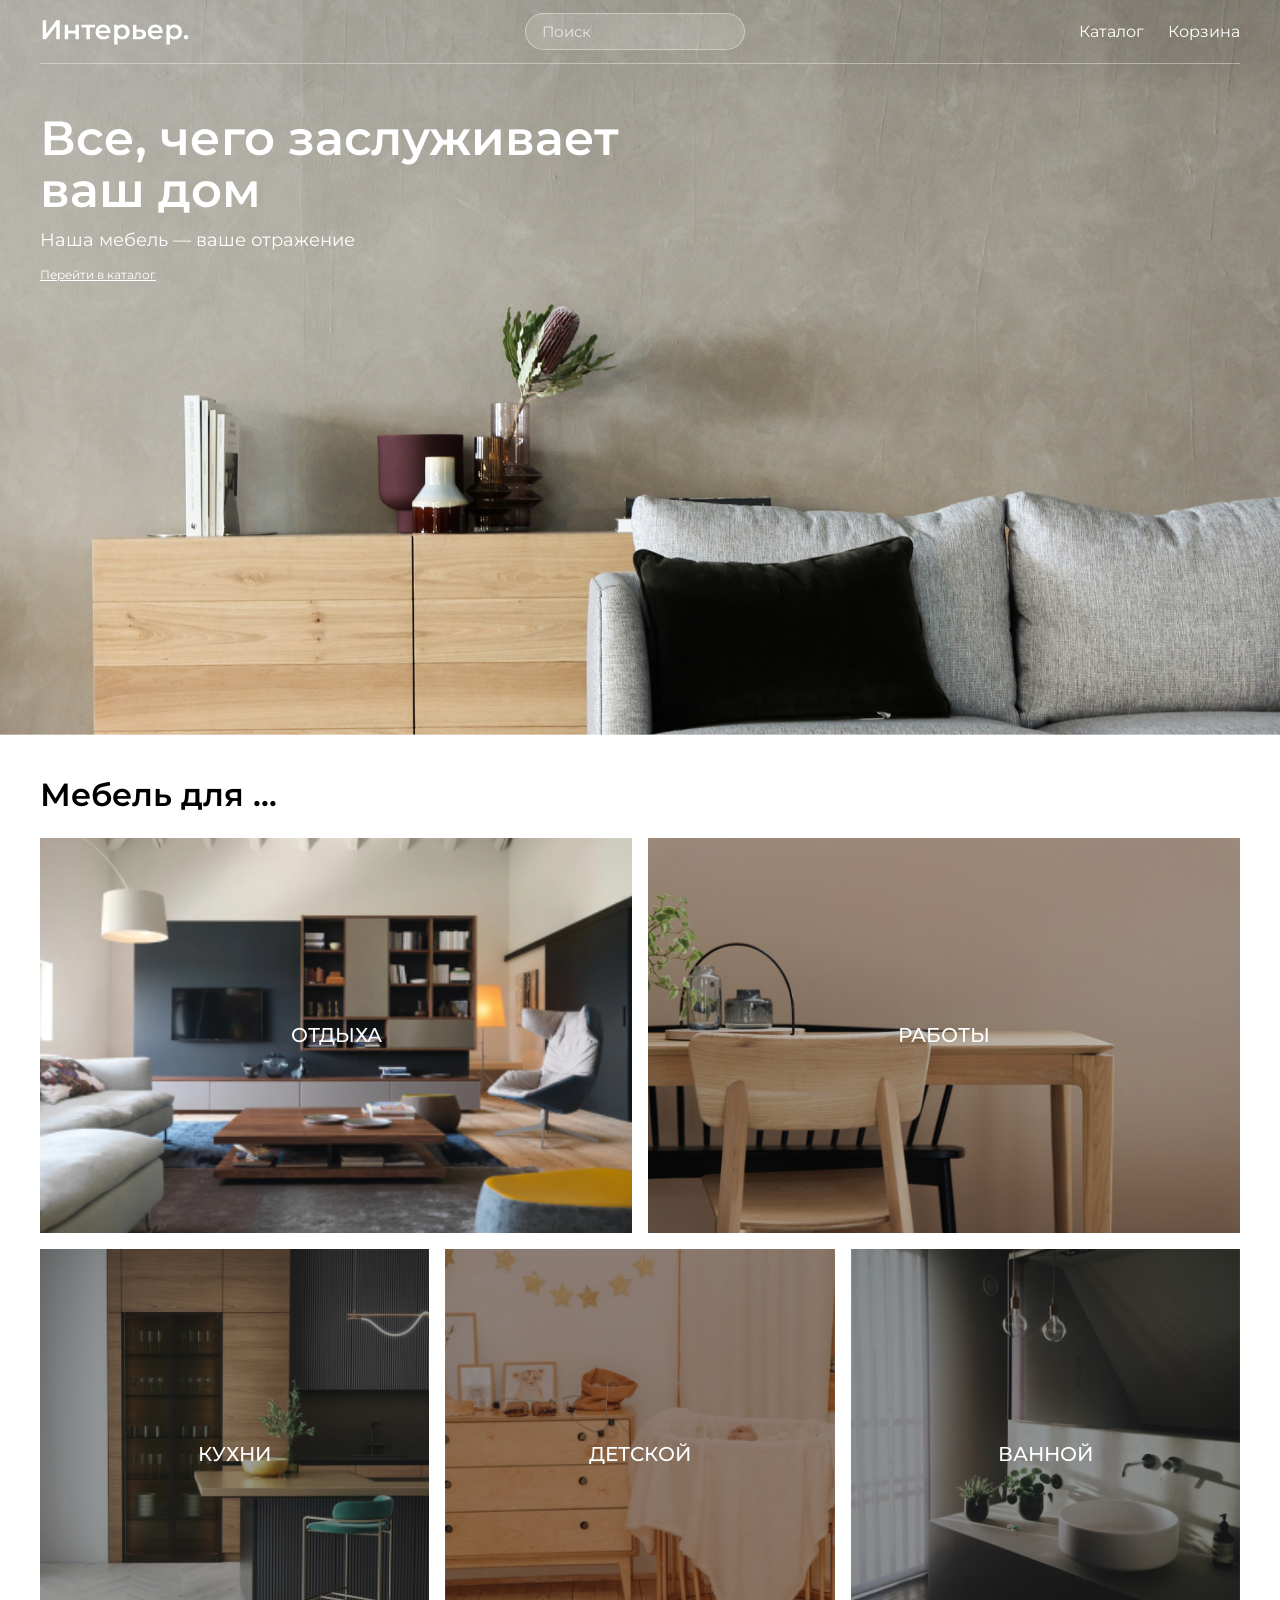
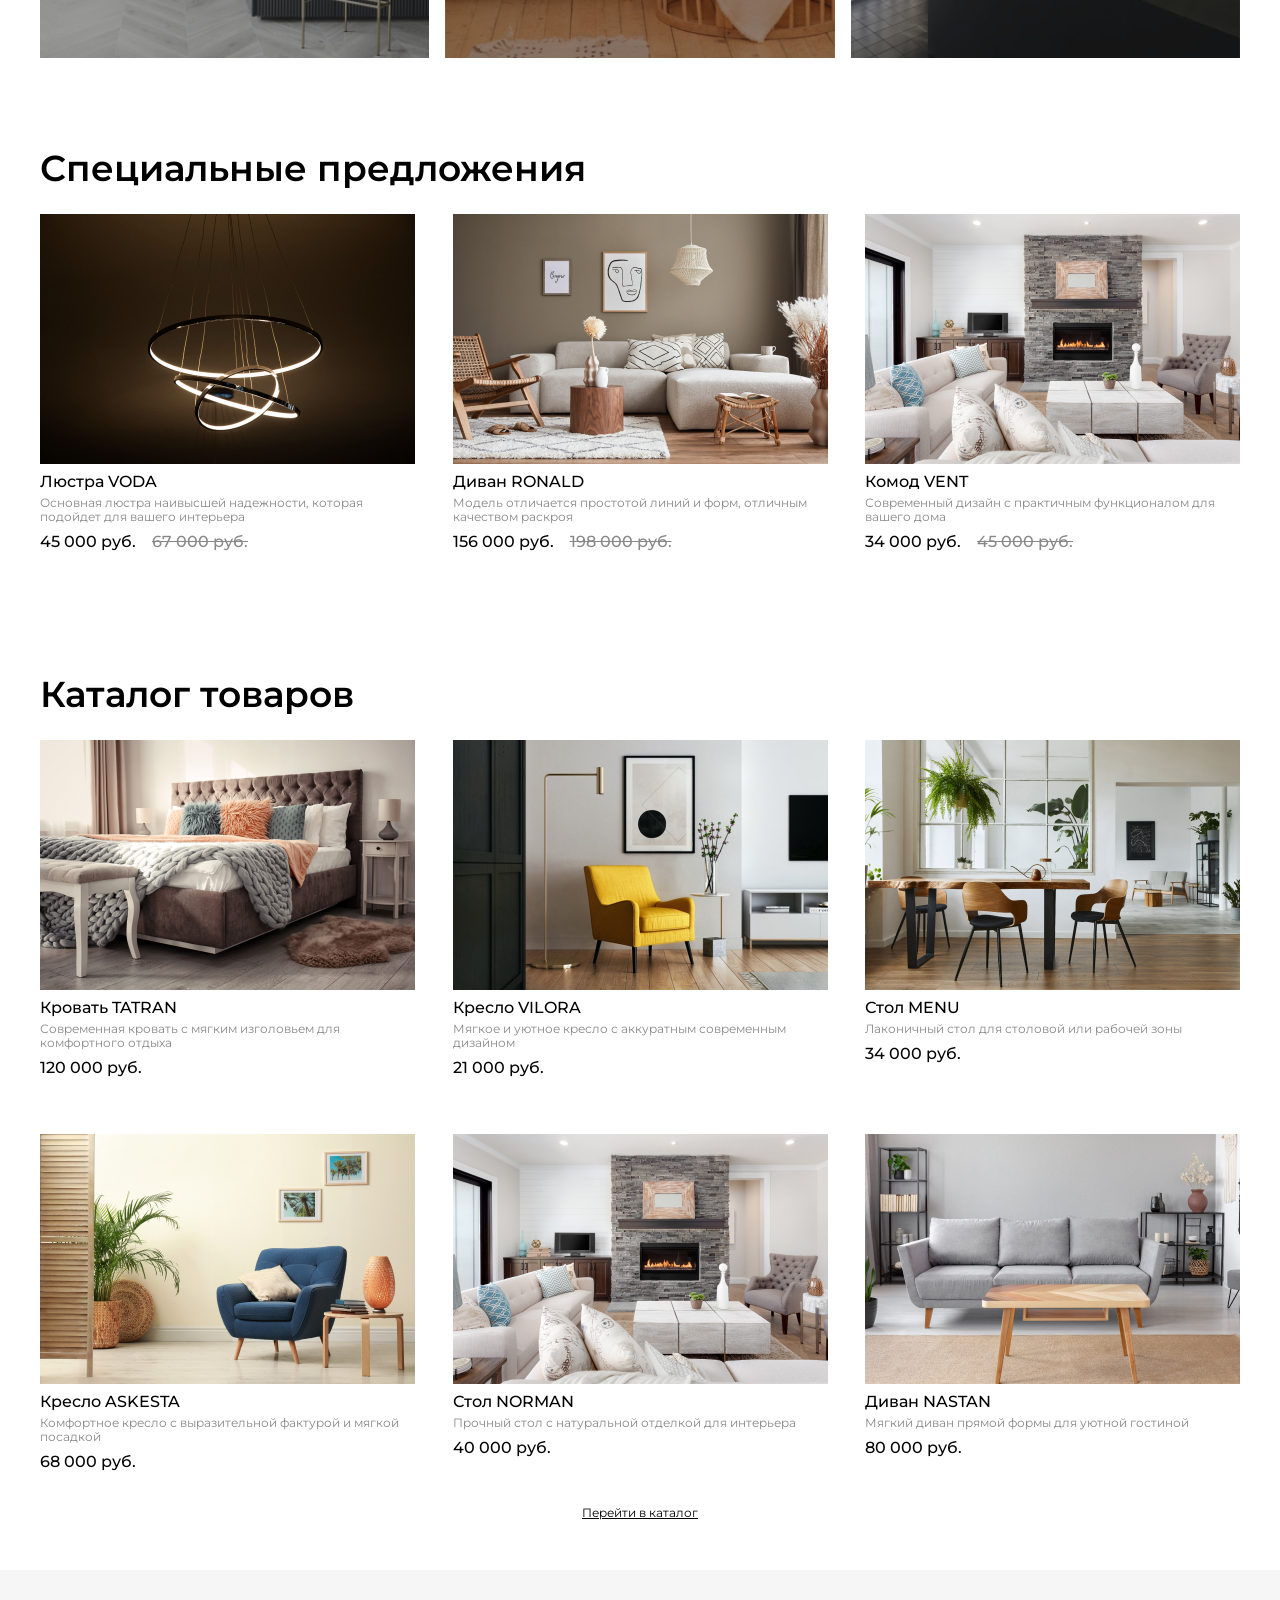
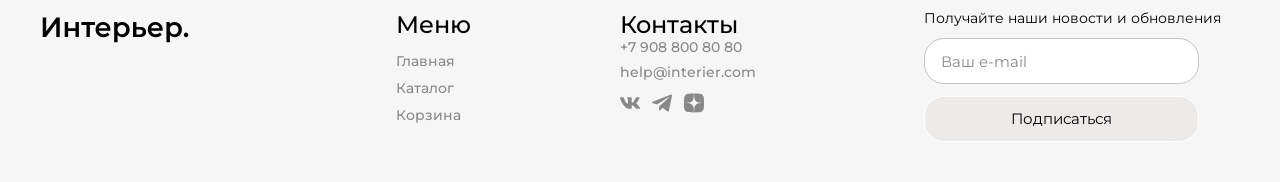
<file: index.html>
<!DOCTYPE html>
<html lang="ru">
<head>
    <meta charset="UTF-8">
    <meta name="viewport" content="width=device-width, initial-scale=1.0">
    <title>Интерьер — Всё, чего заслуживает ваш дом</title>
    <link rel="preconnect" href="https://fonts.googleapis.com">
    <link rel="preconnect" href="https://fonts.gstatic.com" crossorigin>
    <link href="https://fonts.googleapis.com/css2?family=Montserrat:ital,wght@0,400;0,500;0,600;0,700;1,400&amp;display=swap" rel="stylesheet">
    <link rel="stylesheet" href="style.css">
</head>
<body class="page">
    <header class="header">
        <a class="header__home" href="index.html" aria-label="На главную">
            <img class="header__logo" src="img/logo.svg" alt="Интерьер">
        </a>
        <form class="header__search-form" action="catalog.html" method="get">
            <input class="header__search" type="search" name="q" placeholder="Поиск" aria-label="Поиск товаров">
        </form>
        <nav class="header__nav" aria-label="Основная навигация">
            <ul class="header__menu">
                <li class="header__menu-item"><a class="header__link" href="catalog.html">Каталог</a></li>
                <li class="header__menu-item"><a class="header__link" href="cart.html">Корзина</a></li>
            </ul>
        </nav>
    </header>

    <main>
        <section class="top-banner">
            <div class="top-banner__inner">
                <h1 class="top-banner__title">Все, чего заслуживает ваш дом</h1>
                <p class="top-banner__subtitle">Наша мебель — ваше отражение</p>
                <a class="top-banner__link" href="catalog.html">Перейти в каталог</a>
            </div>
        </section>

        <section class="categories center">
            <h2 class="categories__title">Мебель для ...</h2>
            <div class="categories__content">
                <a class="category-card" href="catalog.html">
                    <img class="category-card__image" src="img/NASTAN2.jpg" alt="Мебель для отдыха">
                    <span class="category-card__title">Отдыха</span>
                </a>
                <a class="category-card" href="catalog.html">
                    <img class="category-card__image" src="img/works.jpg" alt="Мебель для работы">
                    <span class="category-card__title">Работы</span>
                </a>
                <a class="category-card" href="catalog.html">
                    <img class="category-card__image" src="img/kitchens.jpg" alt="Мебель для кухни">
                    <span class="category-card__title">Кухни</span>
                </a>
                <a class="category-card" href="catalog.html">
                    <img class="category-card__image" src="img/littleRoom.jpg" alt="Мебель для детской">
                    <span class="category-card__title">Детской</span>
                </a>
                <a class="category-card" href="catalog.html">
                    <img class="category-card__image" src="img/bath.jpg" alt="Мебель для ванной">
                    <span class="category-card__title">Ванной</span>
                </a>
            </div>
        </section>

        <section class="offers center">
            <h2 class="offers__title">Специальные предложения</h2>
            <div class="offers__content">
                <article class="product-card">
                    <img class="product-card__image" src="img/VODA.jpg" alt="Люстра VODA">
                    <h3 class="product-card__title">Люстра VODA</h3>
                    <p class="product-card__desc">Основная люстра наивысшей надежности, которая подойдет для вашего интерьера</p>
                    <div class="product-card__price-box">
                        <span class="product-card__price product-card__price_current">45 000 руб.</span>
                        <span class="product-card__price product-card__price_old">67 000 руб.</span>
                    </div>
                </article>

                <article class="product-card">
                    <img class="product-card__image" src="img/RONALD.jpg" alt="Диван RONALD">
                    <h3 class="product-card__title">Диван RONALD</h3>
                    <p class="product-card__desc">Модель отличается простотой линий и форм, отличным качеством раскроя</p>
                    <div class="product-card__price-box">
                        <span class="product-card__price product-card__price_current">156 000 руб.</span>
                        <span class="product-card__price product-card__price_old">198 000 руб.</span>
                    </div>
                </article>

                <article class="product-card">
                    <img class="product-card__image" src="img/NORMAN.jpg" alt="Комод VENT">
                    <h3 class="product-card__title">Комод VENT</h3>
                    <p class="product-card__desc">Современный дизайн с практичным функционалом для вашего дома</p>
                    <div class="product-card__price-box">
                        <span class="product-card__price product-card__price_current">34 000 руб.</span>
                        <span class="product-card__price product-card__price_old">45 000 руб.</span>
                    </div>
                </article>
            </div>
        </section>

        <section class="catalog-section center">
            <h2 class="catalog-section__title">Каталог товаров</h2>
            <div class="catalog-section__content">
                <article class="product-card">
                    <img class="product-card__image" src="img/TATRAN.jpg" alt="Кровать TATRAN">
                    <h3 class="product-card__title">Кровать TATRAN</h3>
                    <p class="product-card__desc">Современная кровать с мягким изголовьем для комфортного отдыха</p>
                    <div class="product-card__price-box">
                        <span class="product-card__price product-card__price_current">120 000 руб.</span>
                    </div>
                </article>

                <article class="product-card">
                    <img class="product-card__image" src="img/VILORA.jpg" alt="Кресло VILORA">
                    <h3 class="product-card__title">Кресло VILORA</h3>
                    <p class="product-card__desc">Мягкое и уютное кресло с аккуратным современным дизайном</p>
                    <div class="product-card__price-box">
                        <span class="product-card__price product-card__price_current">21 000 руб.</span>
                    </div>
                </article>

                <article class="product-card">
                    <img class="product-card__image" src="img/MENU.jpg" alt="Стол MENU">
                    <h3 class="product-card__title">Стол MENU</h3>
                    <p class="product-card__desc">Лаконичный стол для столовой или рабочей зоны</p>
                    <div class="product-card__price-box">
                        <span class="product-card__price product-card__price_current">34 000 руб.</span>
                    </div>
                </article>

                <article class="product-card">
                    <img class="product-card__image" src="img/ASKESTA.jpg" alt="Кресло ASKESTA">
                    <h3 class="product-card__title">Кресло ASKESTA</h3>
                    <p class="product-card__desc">Комфортное кресло с выразительной фактурой и мягкой посадкой</p>
                    <div class="product-card__price-box">
                        <span class="product-card__price product-card__price_current">68 000 руб.</span>
                    </div>
                </article>

                <article class="product-card">
                    <img class="product-card__image" src="img/NORMAN.jpg" alt="Стол NORMAN">
                    <h3 class="product-card__title">Стол NORMAN</h3>
                    <p class="product-card__desc">Прочный стол с натуральной отделкой для интерьера</p>
                    <div class="product-card__price-box">
                        <span class="product-card__price product-card__price_current">40 000 руб.</span>
                    </div>
                </article>

                <article class="product-card">
                    <img class="product-card__image" src="img/NASTAN.jpg" alt="Диван NASTAN">
                    <h3 class="product-card__title">Диван NASTAN</h3>
                    <p class="product-card__desc">Мягкий диван прямой формы для уютной гостиной</p>
                    <div class="product-card__price-box">
                        <span class="product-card__price product-card__price_current">80 000 руб.</span>
                    </div>
                </article>
            </div>
            <a class="catalog-section__link" href="catalog.html">Перейти в каталог</a>
        </section>

    </main>

    <footer class="footer">
        <div class="footer__brand">
            <img class="footer__logo" src="img/logo_main.svg" alt="Логотип Интерьер">
        </div>

        <div class="footer__nav-group">
            <h2 class="footer__title footer__title_menu">Меню</h2>
            <nav class="footer__nav" aria-label="Навигация в подвале">
                <ul class="footer__menu">
                    <li class="footer__menu-item"><a class="footer__link" href="index.html">Главная</a></li>
                    <li class="footer__menu-item"><a class="footer__link" href="catalog.html">Каталог</a></li>
                    <li class="footer__menu-item"><a class="footer__link" href="cart.html">Корзина</a></li>
                </ul>
            </nav>
        </div>

        <div class="footer__contacts-group">
            <h2 class="footer__title">Контакты</h2>
            <div class="footer__contacts-list">
                <a class="footer__link footer__link_contact" href="tel:+79088008080">+7 908 800 80 80</a>
                <a class="footer__link footer__link_contact" href="mailto:help@interier.com">help@interier.com</a>
            </div>
            <div class="footer__socials">
                <a class="footer__social-link" href="https://vk.com"><img class="footer__social-icon" src="img/vk.svg" alt="ВКонтакте"></a>
                <a class="footer__social-link" href="https://t.me"><img class="footer__social-icon" src="img/telegram.svg" alt="Телеграм"></a>
                <a class="footer__social-link" href="https://dzen.ru"><img class="footer__social-icon" src="img/dzen.svg" alt="Дзен"></a>
            </div>
        </div>

        <form class="subscribe-form">
            <label class="subscribe-form__text" for="home-email">Получайте наши новости и обновления</label>
            <input class="subscribe-form__input" id="home-email" name="email" type="email" placeholder="Ваш e-mail">
            <button class="subscribe-form__button" type="submit">Подписаться</button>
        </form>
    </footer>
</body>
</html>
</file>
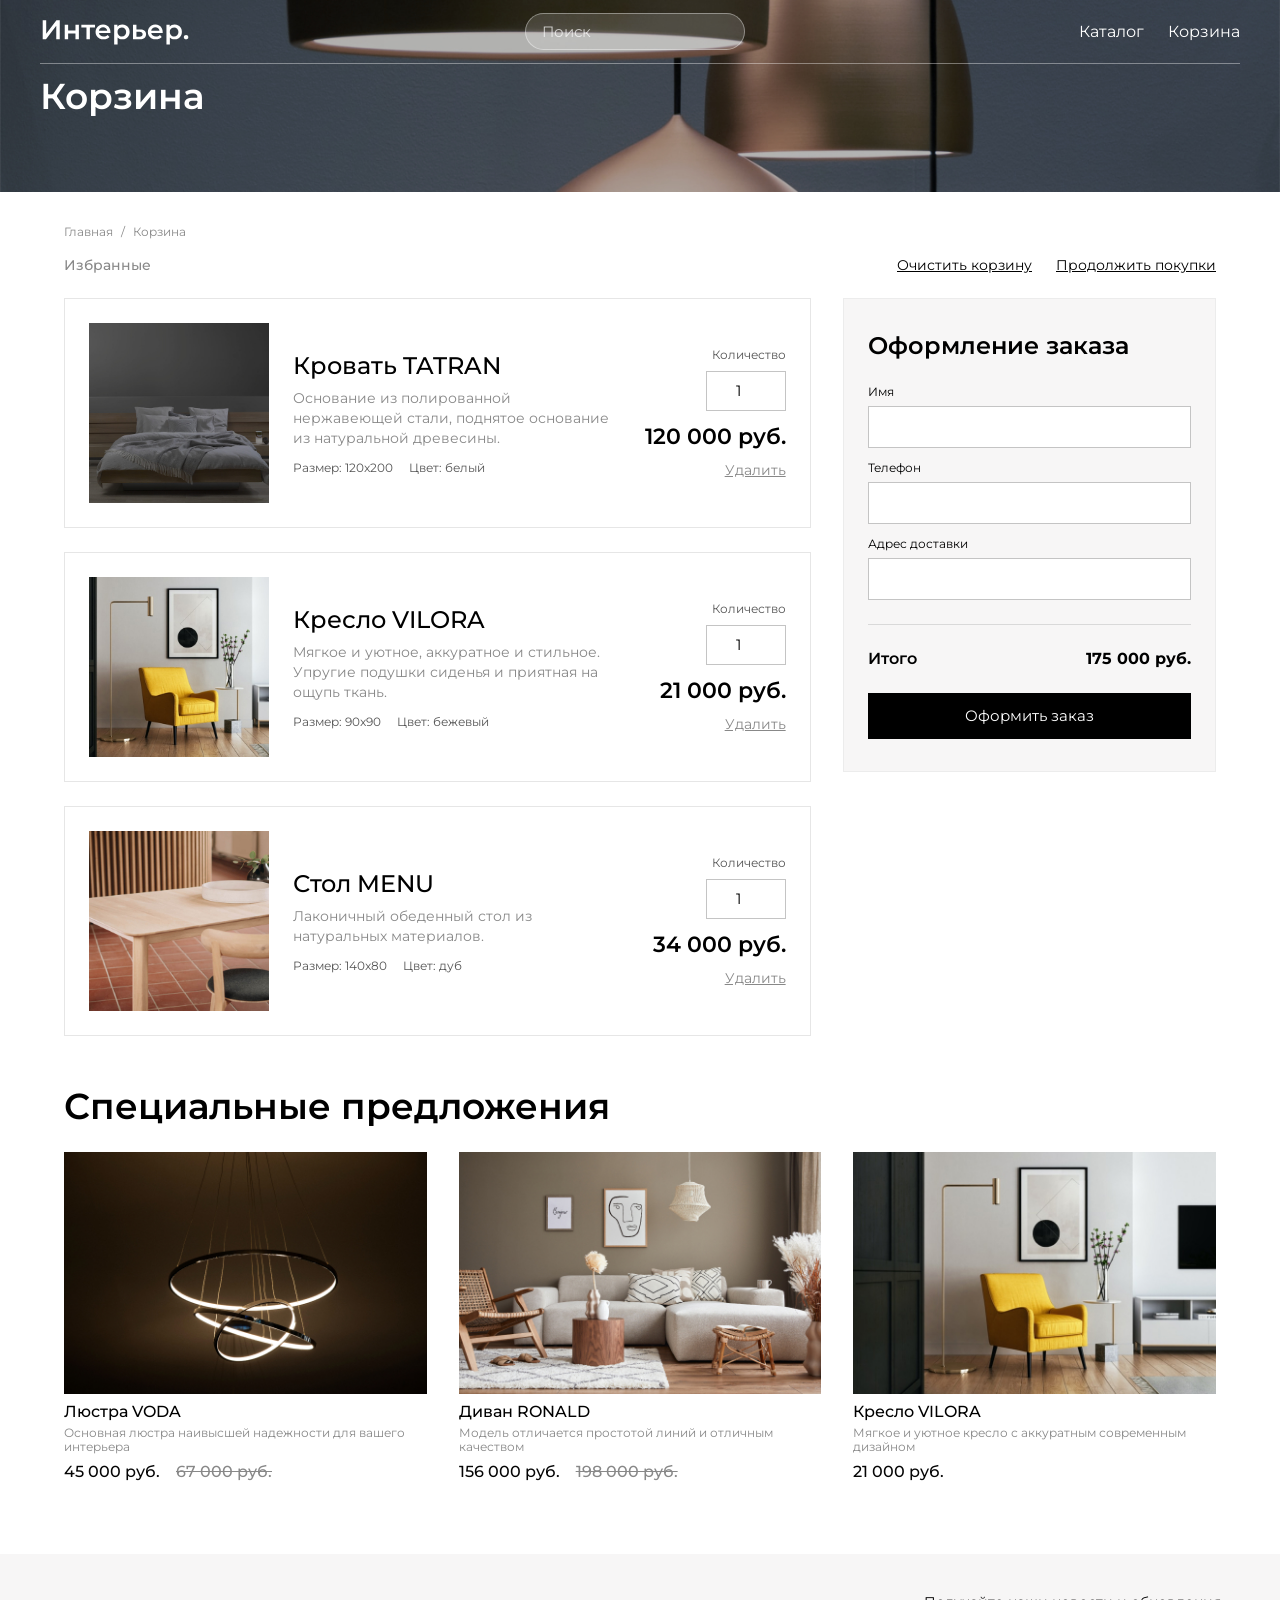
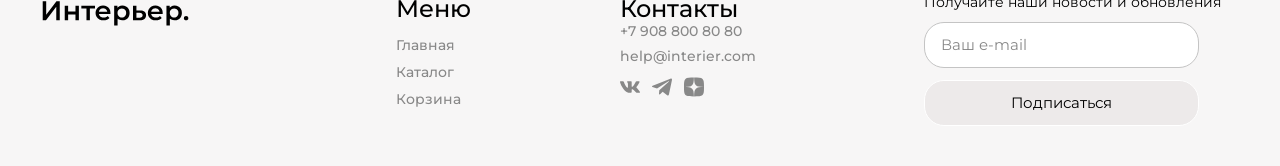
<file: cart.html>
<!DOCTYPE html>
<html lang="ru">
<head>
    <meta charset="UTF-8">
    <meta name="viewport" content="width=device-width, initial-scale=1.0">
    <title>Корзина — Интерьер</title>
    <link rel="preconnect" href="https://fonts.googleapis.com">
    <link rel="preconnect" href="https://fonts.gstatic.com" crossorigin>
    <link href="https://fonts.googleapis.com/css2?family=Montserrat:ital,wght@0,400;0,500;0,600;0,700;1,400&amp;display=swap" rel="stylesheet">
    <link rel="stylesheet" href="style.css">
</head>
<body class="page">
    <header class="header">
        <a class="header__home" href="index.html" aria-label="На главную">
            <img class="header__logo" src="img/logo.svg" alt="Интерьер">
        </a>
        <form class="header__search-form" action="catalog.html" method="get">
            <input class="header__search" type="search" name="q" placeholder="Поиск" aria-label="Поиск товаров">
        </form>
        <nav class="header__nav" aria-label="Основная навигация">
            <ul class="header__menu">
                <li class="header__menu-item"><a class="header__link" href="catalog.html">Каталог</a></li>
                <li class="header__menu-item"><a class="header__link" href="cart.html">Корзина</a></li>
            </ul>
        </nav>
    </header>

    <main class="cart-main">
        <section class="cart-banner">
            <div class="center cart-banner__inner">
                <h1 class="cart-banner__title">Корзина</h1>
            </div>
        </section>

        <section class="cart-content center" aria-label="Корзина товаров">
            <nav class="breadcrumbs" aria-label="Хлебные крошки">
                <a class="breadcrumbs__link" href="index.html">Главная</a>
                <span class="breadcrumbs__separator">/</span>
                <span class="breadcrumbs__current" aria-current="page">Корзина</span>
            </nav>

            <div class="cart-actions">
                <span class="cart-actions__selected">Избранные</span>
                <button class="cart-actions__clear" type="button">Очистить корзину</button>
                <a class="cart-actions__continue" href="catalog.html">Продолжить покупки</a>
            </div>

            <div class="cart-layout">
                <div class="cart-items">
                    <article class="cart-item">
                        <div class="cart-item__media">
                            <img class="cart-item__image" src="img/TATRAN2.jpg" alt="Кровать TATRAN">
                        </div>
                        <div class="cart-item__info">
                            <h2 class="cart-item__title">Кровать TATRAN</h2>
                            <p class="cart-item__text">Основание из полированной нержавеющей стали, поднятое основание из натуральной древесины.</p>
                            <div class="cart-item__meta">
                                <span>Размер: 120x200</span>
                                <span>Цвет: белый</span>
                            </div>
                        </div>
                        <div class="cart-item__controls">
                            <label class="cart-item__qty">
                                <span>Количество</span>
                                <input type="number" name="quantity[]" min="1" value="1" aria-label="Количество товара">
                            </label>
                            <div class="cart-item__price">120 000 руб.</div>
                            <button class="cart-item__remove" type="button">Удалить</button>
                        </div>
                    </article>

                    <article class="cart-item">
                        <div class="cart-item__media">
                            <img class="cart-item__image" src="img/VILORA.jpg" alt="Кресло VILORA">
                        </div>
                        <div class="cart-item__info">
                            <h2 class="cart-item__title">Кресло VILORA</h2>
                            <p class="cart-item__text">Мягкое и уютное, аккуратное и стильное. Упругие подушки сиденья и приятная на ощупь ткань.</p>
                            <div class="cart-item__meta">
                                <span>Размер: 90x90</span>
                                <span>Цвет: бежевый</span>
                            </div>
                        </div>
                        <div class="cart-item__controls">
                            <label class="cart-item__qty">
                                <span>Количество</span>
                                <input type="number" name="quantity[]" min="1" value="1" aria-label="Количество товара">
                            </label>
                            <div class="cart-item__price">21 000 руб.</div>
                            <button class="cart-item__remove" type="button">Удалить</button>
                        </div>
                    </article>

                    <article class="cart-item">
                        <div class="cart-item__media">
                            <img class="cart-item__image" src="img/MENU2.jpg" alt="Стол MENU">
                        </div>
                        <div class="cart-item__info">
                            <h2 class="cart-item__title">Стол MENU</h2>
                            <p class="cart-item__text">Лаконичный обеденный стол из натуральных материалов.</p>
                            <div class="cart-item__meta">
                                <span>Размер: 140x80</span>
                                <span>Цвет: дуб</span>
                            </div>
                        </div>
                        <div class="cart-item__controls">
                            <label class="cart-item__qty">
                                <span>Количество</span>
                                <input type="number" name="quantity[]" min="1" value="1" aria-label="Количество товара">
                            </label>
                            <div class="cart-item__price">34 000 руб.</div>
                            <button class="cart-item__remove" type="button">Удалить</button>
                        </div>
                    </article>
                </div>

                <aside class="cart-summary" aria-label="Оформление заказа">
                    <h2 class="cart-summary__title">Оформление заказа</h2>
                    <form class="cart-summary__form" id="cart-order-form" action="#" method="post">
                        <label class="cart-summary__field">
                            <span>Имя</span>
                            <input type="text" name="name" autocomplete="name" required>
                        </label>
                        <label class="cart-summary__field">
                            <span>Телефон</span>
                            <input type="tel" name="phone" autocomplete="tel" required>
                        </label>
                        <label class="cart-summary__field">
                            <span>Адрес доставки</span>
                            <input type="text" name="address" autocomplete="street-address" required>
                        </label>
                    </form>
                    <div class="cart-summary__total">
                        <span>Итого</span>
                        <strong>175 000 руб.</strong>
                    </div>
                    <button class="cart-summary__button" type="submit" form="cart-order-form">Оформить заказ</button>
                </aside>
            </div>

            <section class="cart-specials" aria-labelledby="cart-specials-title">
                <h2 class="cart-specials__title" id="cart-specials-title">Специальные предложения</h2>
                <div class="cart-specials__grid">
                    <article class="product-card">
                        <img class="product-card__image" src="img/VODA.jpg" alt="Люстра VODA">
                        <h3 class="product-card__title">Люстра VODA</h3>
                        <p class="product-card__desc">Основная люстра наивысшей надежности для вашего интерьера</p>
                        <div class="product-card__price-box">
                            <span class="product-card__price product-card__price_current">45 000 руб.</span>
                            <span class="product-card__price product-card__price_old">67 000 руб.</span>
                        </div>
                    </article>
                    <article class="product-card">
                        <img class="product-card__image" src="img/RONALD.jpg" alt="Диван RONALD">
                        <h3 class="product-card__title">Диван RONALD</h3>
                        <p class="product-card__desc">Модель отличается простотой линий и отличным качеством</p>
                        <div class="product-card__price-box">
                            <span class="product-card__price product-card__price_current">156 000 руб.</span>
                            <span class="product-card__price product-card__price_old">198 000 руб.</span>
                        </div>
                    </article>
                    <article class="product-card">
                        <img class="product-card__image" src="img/VILORA.jpg" alt="Кресло VILORA">
                        <h3 class="product-card__title">Кресло VILORA</h3>
                        <p class="product-card__desc">Мягкое и уютное кресло с аккуратным современным дизайном</p>
                        <div class="product-card__price-box">
                            <span class="product-card__price product-card__price_current">21 000 руб.</span>
                        </div>
                    </article>
                </div>
            </section>
        </section>
    </main>

    <footer class="footer">
        <div class="footer__brand">
            <a href="index.html" aria-label="На главную"><img class="footer__logo" src="img/logo_main.svg" alt="Интерьер"></a>
        </div>
        <div class="footer__nav-group">
            <h2 class="footer__title footer__title_menu">Меню</h2>
            <nav class="footer__nav" aria-label="Навигация в подвале">
                <ul class="footer__menu">
                    <li class="footer__menu-item"><a class="footer__link" href="index.html">Главная</a></li>
                    <li class="footer__menu-item"><a class="footer__link" href="catalog.html">Каталог</a></li>
                    <li class="footer__menu-item"><a class="footer__link" href="cart.html">Корзина</a></li>
                </ul>
            </nav>
        </div>
        <div class="footer__contacts-group">
            <h2 class="footer__title">Контакты</h2>
            <div class="footer__contacts-list">
                <a class="footer__link footer__link_contact" href="tel:+79088008080">+7 908 800 80 80</a>
                <a class="footer__link footer__link_contact" href="mailto:help@interier.com">help@interier.com</a>
            </div>
            <div class="footer__socials">
                <a class="footer__social-link" href="https://vk.com"><img class="footer__social-icon" src="img/vk.svg" alt="ВКонтакте"></a>
                <a class="footer__social-link" href="https://t.me"><img class="footer__social-icon" src="img/telegram.svg" alt="Телеграм"></a>
                <a class="footer__social-link" href="https://dzen.ru"><img class="footer__social-icon" src="img/dzen.svg" alt="Дзен"></a>
            </div>
        </div>
        <form class="subscribe-form">
            <label class="subscribe-form__text" for="cart-email">Получайте наши новости и обновления</label>
            <input class="subscribe-form__input" id="cart-email" name="email" type="email" placeholder="Ваш e-mail">
            <button class="subscribe-form__button" type="submit">Подписаться</button>
        </form>
    </footer>
    <script>
        const cartItems = [...document.querySelectorAll('.cart-item')];
        const cartList = document.querySelector('.cart-items');
        const cartSummary = document.querySelector('.cart-summary');
        const clearButton = document.querySelector('.cart-actions__clear');
        const orderForm = document.querySelector('#cart-order-form');

        const formatPrice = (price) => `${price.toLocaleString('ru-RU')} руб.`;

        const updateTotal = () => {
            const visibleItems = [...cartList.querySelectorAll('.cart-item')];
            const total = visibleItems.reduce((sum, item) => {
                const priceText = item.querySelector('.cart-item__price').textContent;
                const quantity = Number(item.querySelector('[type="number"]').value) || 1;
                const price = Number(priceText.replace(/\D/g, '')) / 1;
                return sum + price * quantity;
            }, 0);

            const totalValue = cartSummary.querySelector('.cart-summary__total strong');
            totalValue.textContent = formatPrice(total);
            cartSummary.querySelector('.cart-summary__total').hidden = visibleItems.length === 0;
            cartSummary.querySelector('.cart-summary__button').disabled = visibleItems.length === 0;
        };

        cartItems.forEach((item) => {
            item.querySelector('.cart-item__remove').addEventListener('click', () => {
                item.remove();
                updateTotal();
            });

            item.querySelector('[type="number"]').addEventListener('change', updateTotal);
        });

        clearButton.addEventListener('click', () => {
            cartList.replaceChildren();
            updateTotal();
        });

        orderForm.addEventListener('submit', (event) => {
            event.preventDefault();
        });
    </script>
</body>
</html>
</file>
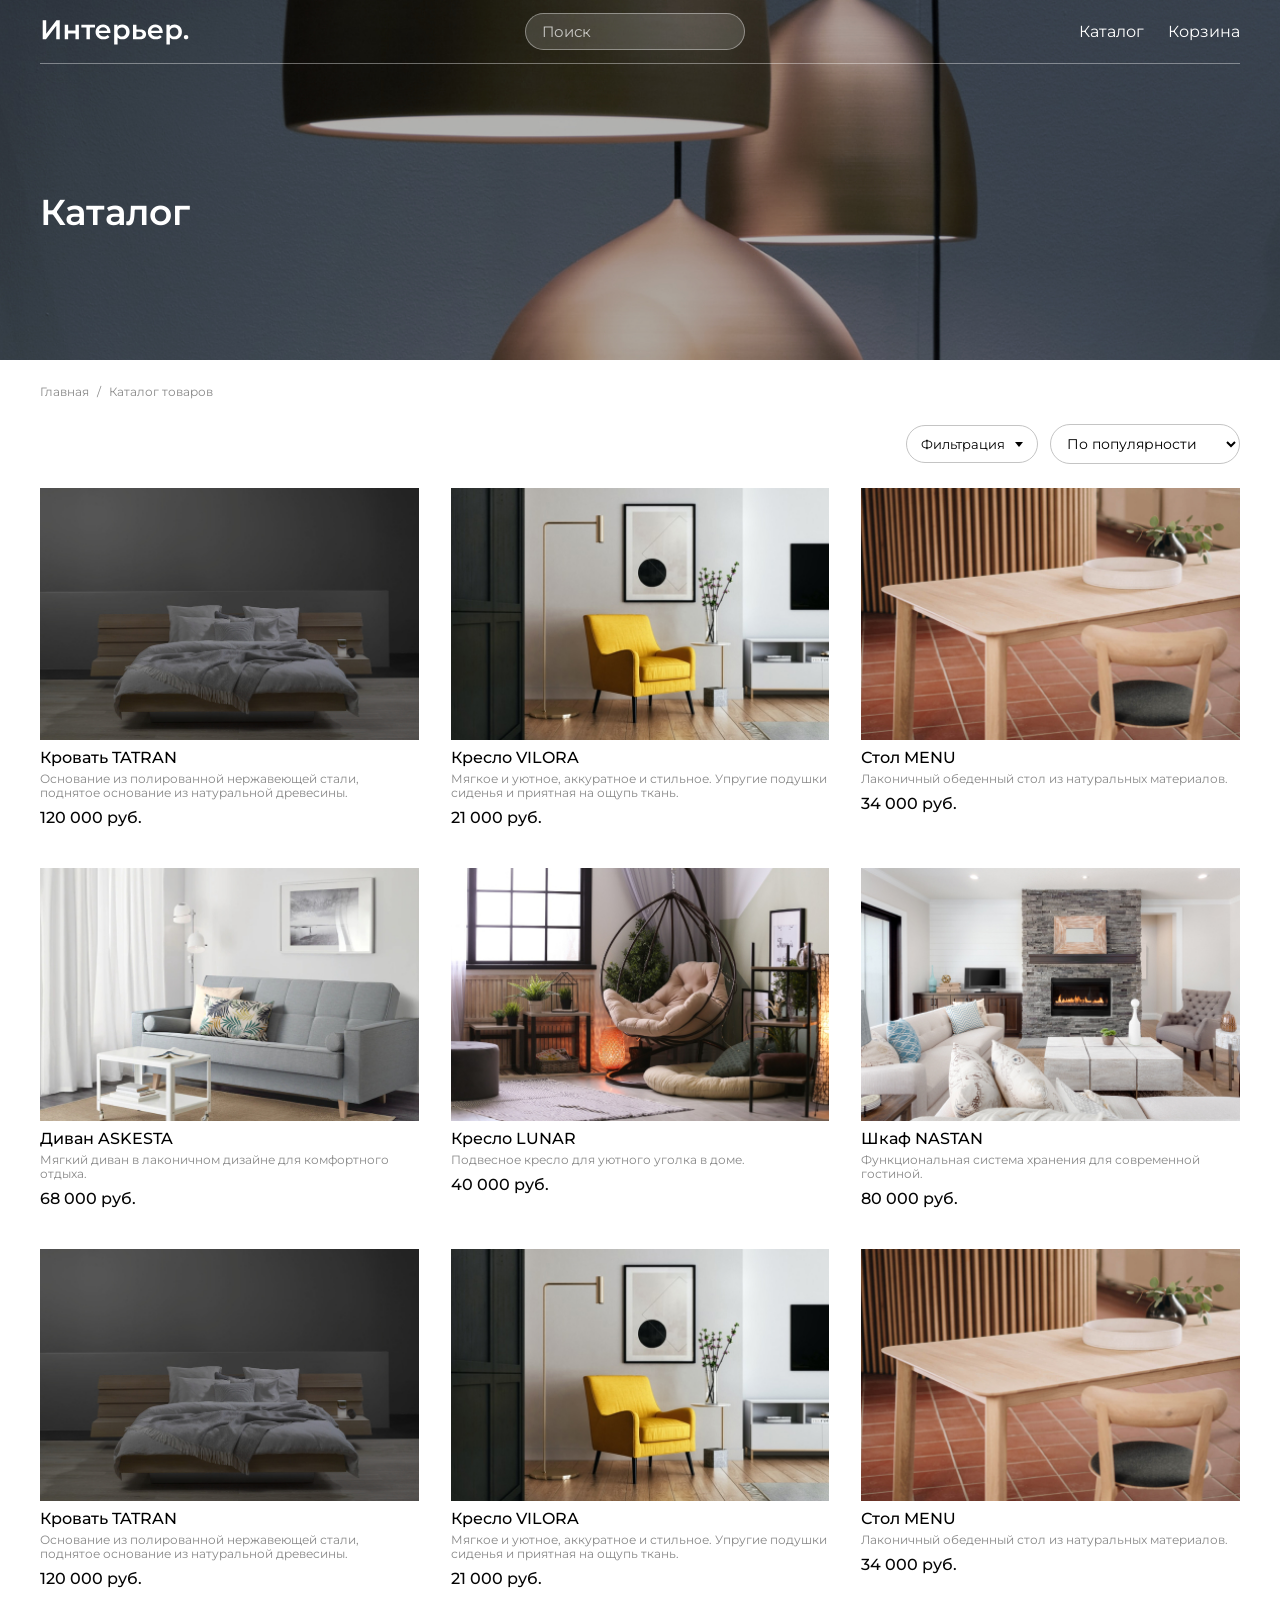
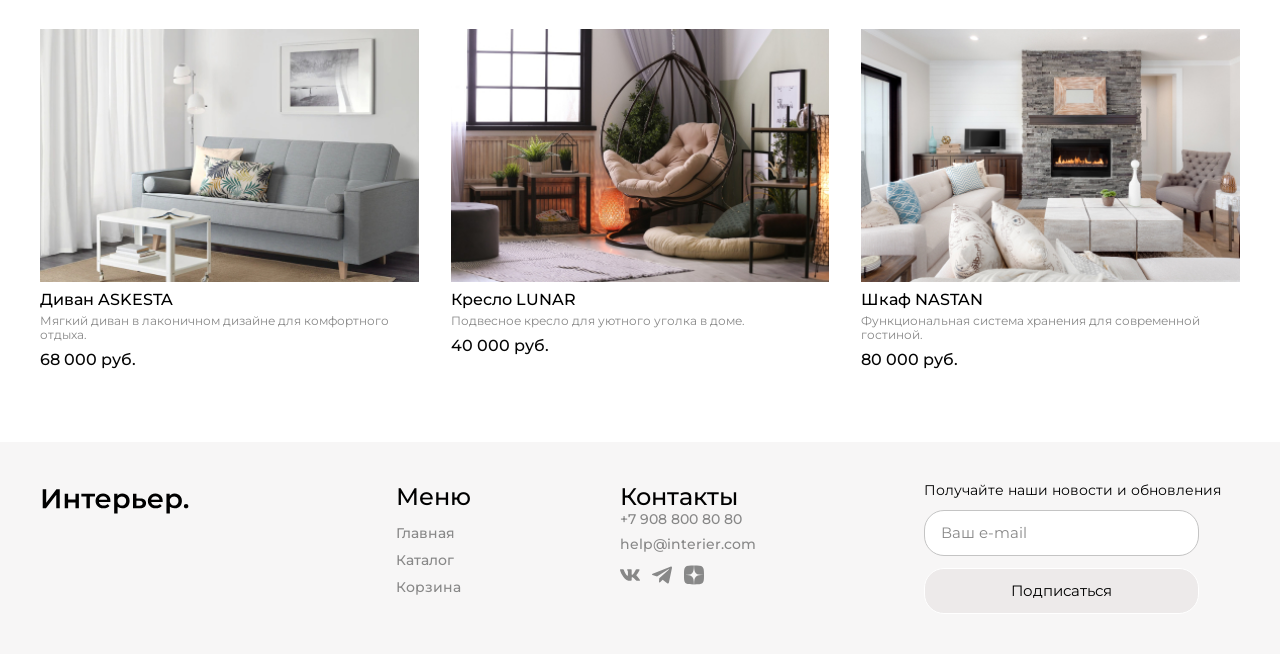
<file: catalog.html>
<!DOCTYPE html>
<html lang="ru">
<head>
    <meta charset="UTF-8">
    <meta name="viewport" content="width=device-width, initial-scale=1.0">
    <title>Каталог — Интерьер</title>
    <link rel="preconnect" href="https://fonts.googleapis.com">
    <link rel="preconnect" href="https://fonts.gstatic.com" crossorigin>
    <link href="https://fonts.googleapis.com/css2?family=Montserrat:ital,wght@0,400;0,500;0,600;0,700;1,400&amp;display=swap" rel="stylesheet">
    <link rel="stylesheet" href="style.css">
</head>
<body class="page">
    <header class="header">
        <a class="header__home" href="index.html" aria-label="На главную">
            <img class="header__logo" src="img/logo.svg" alt="Интерьер">
        </a>
        <form class="header__search-form" action="catalog.html" method="get">
            <input class="header__search" type="search" name="q" placeholder="Поиск" aria-label="Поиск товаров">
        </form>
        <nav class="header__nav" aria-label="Основная навигация">
            <ul class="header__menu">
                <li class="header__menu-item"><a class="header__link" href="catalog.html">Каталог</a></li>
                <li class="header__menu-item"><a class="header__link" href="cart.html">Корзина</a></li>
            </ul>
        </nav>
    </header>

    <main>
        <section class="catalog-banner">
            <div class="catalog-banner__inner">
                <h1 class="catalog-banner__title">Каталог</h1>
            </div>
        </section>

        <section class="catalog-content" aria-label="Товары каталога">
            <nav class="breadcrumbs" aria-label="Хлебные крошки">
                <a class="breadcrumbs__link" href="index.html">Главная</a>
                <span class="breadcrumbs__separator">/</span>
                <span class="breadcrumbs__current" aria-current="page">Каталог товаров</span>
            </nav>
            <div class="catalog-content__toolbar">
                <div class="catalog-filters">
                    <button
                        class="catalog-filters__toggle"
                        type="button"
                        aria-expanded="false"
                        aria-controls="catalog-filters-form"
                    >
                        Фильтрация
                    </button>
                    <form
                        class="catalog-filters__form"
                        id="catalog-filters-form"
                        action="catalog.html"
                        method="get"
                        hidden
                    >
                        <div class="catalog-filters__content">
                            <fieldset class="catalog-filters__group catalog-filters__group_delivery">
                                <legend class="catalog-filters__label">Сроки доставки</legend>
                                <div class="catalog-filters__option">
                                    <input id="delivery-any" type="radio" name="delivery" value="any" checked>
                                    <label for="delivery-any">Неважно</label>
                                </div>
                                <div class="catalog-filters__option">
                                    <input id="delivery-today" type="radio" name="delivery" value="today">
                                    <label for="delivery-today">Сегодня</label>
                                </div>
                                <div class="catalog-filters__option">
                                    <input id="delivery-tomorrow" type="radio" name="delivery" value="tomorrow">
                                    <label for="delivery-tomorrow">Завтра</label>
                                </div>
                                <div class="catalog-filters__option">
                                    <input id="delivery-three-days" type="radio" name="delivery" value="three-days">
                                    <label for="delivery-three-days">До 3 дней</label>
                                </div>
                                <div class="catalog-filters__option">
                                    <input id="delivery-week" type="radio" name="delivery" value="week">
                                    <label for="delivery-week">До 7 дней</label>
                                </div>
                            </fieldset>
                            <fieldset class="catalog-filters__group catalog-filters__group_price">
                                <legend class="catalog-filters__label">Цена</legend>
                                <div class="catalog-filters__price-values">
                                    <span class="catalog-filters__price-min">от 0 руб.</span>
                                    <span class="catalog-filters__price-max">до 100000 руб.</span>
                                </div>
                                <div class="catalog-filters__range-wrap">
                                    <span class="catalog-filters__range-track" aria-hidden="true"></span>
                                    <input
                                        class="catalog-filters__range catalog-filters__range_min"
                                        type="range"
                                        name="price-from"
                                        min="0"
                                        max="100000"
                                        value="0"
                                        aria-label="Минимальная цена"
                                    >
                                    <input
                                        class="catalog-filters__range catalog-filters__range_max"
                                        type="range"
                                        name="price-to"
                                        min="0"
                                        max="100000"
                                        value="100000"
                                        aria-label="Максимальная цена"
                                    >
                                </div>
                            </fieldset>
                            <fieldset class="catalog-filters__group catalog-filters__group_color">
                                <legend class="catalog-filters__label">Цвет</legend>
                                <div class="catalog-filters__colors">
                                    <div class="catalog-color">
                                        <input id="color-white" type="checkbox" name="color" value="white">
                                        <label class="catalog-color__swatch catalog-color__swatch_white" for="color-white" aria-label="Белый"></label>
                                    </div>
                                    <div class="catalog-color">
                                        <input id="color-black" type="checkbox" name="color" value="black">
                                        <label class="catalog-color__swatch catalog-color__swatch_black" for="color-black" aria-label="Чёрный"></label>
                                    </div>
                                    <div class="catalog-color">
                                        <input id="color-gray" type="checkbox" name="color" value="gray">
                                        <label class="catalog-color__swatch catalog-color__swatch_gray" for="color-gray" aria-label="Серый"></label>
                                    </div>
                                    <div class="catalog-color">
                                        <input id="color-red" type="checkbox" name="color" value="red">
                                        <label class="catalog-color__swatch catalog-color__swatch_red" for="color-red" aria-label="Красный"></label>
                                    </div>
                                    <div class="catalog-color">
                                        <input id="color-orange" type="checkbox" name="color" value="orange">
                                        <label class="catalog-color__swatch catalog-color__swatch_orange" for="color-orange" aria-label="Оранжевый"></label>
                                    </div>
                                    <div class="catalog-color">
                                        <input id="color-yellow" type="checkbox" name="color" value="yellow">
                                        <label class="catalog-color__swatch catalog-color__swatch_yellow" for="color-yellow" aria-label="Жёлтый"></label>
                                    </div>
                                    <div class="catalog-color">
                                        <input id="color-green" type="checkbox" name="color" value="green">
                                        <label class="catalog-color__swatch catalog-color__swatch_green" for="color-green" aria-label="Зелёный"></label>
                                    </div>
                                    <div class="catalog-color">
                                        <input id="color-light-blue" type="checkbox" name="color" value="light-blue">
                                        <label class="catalog-color__swatch catalog-color__swatch_light-blue" for="color-light-blue" aria-label="Голубой"></label>
                                    </div>
                                    <div class="catalog-color">
                                        <input id="color-blue" type="checkbox" name="color" value="blue">
                                        <label class="catalog-color__swatch catalog-color__swatch_blue" for="color-blue" aria-label="Синий"></label>
                                    </div>
                                    <div class="catalog-color">
                                        <input id="color-purple" type="checkbox" name="color" value="purple">
                                        <label class="catalog-color__swatch catalog-color__swatch_purple" for="color-purple" aria-label="Фиолетовый"></label>
                                    </div>
                                    <div class="catalog-color">
                                        <input id="color-pink" type="checkbox" name="color" value="pink">
                                        <label class="catalog-color__swatch catalog-color__swatch_pink" for="color-pink" aria-label="Розовый"></label>
                                    </div>
                                    <div class="catalog-color">
                                        <input id="color-turquoise" type="checkbox" name="color" value="turquoise">
                                        <label class="catalog-color__swatch catalog-color__swatch_turquoise" for="color-turquoise" aria-label="Бирюзовый"></label>
                                    </div>
                                    <div class="catalog-color">
                                        <input id="color-brown" type="checkbox" name="color" value="brown">
                                        <label class="catalog-color__swatch catalog-color__swatch_brown" for="color-brown" aria-label="Коричневый"></label>
                                    </div>
                                    <div class="catalog-color">
                                        <input id="color-olive" type="checkbox" name="color" value="olive">
                                        <label class="catalog-color__swatch catalog-color__swatch_olive" for="color-olive" aria-label="Оливковый"></label>
                                    </div>
                                </div>
                            </fieldset>
                            <fieldset class="catalog-filters__group catalog-filters__group_room">
                                <legend class="catalog-filters__label">Тип комнаты</legend>
                                <div class="catalog-filters__option">
                                    <input id="room-kitchen" type="checkbox" name="room" value="kitchen">
                                    <label for="room-kitchen">Кухня и столовая</label>
                                </div>
                                <div class="catalog-filters__option">
                                    <input id="room-bathroom" type="checkbox" name="room" value="bathroom">
                                    <label for="room-bathroom">Ванная комната</label>
                                </div>
                                <div class="catalog-filters__option">
                                    <input id="room-children" type="checkbox" name="room" value="children">
                                    <label for="room-children">Детская комната</label>
                                </div>
                                <div class="catalog-filters__option">
                                    <input id="room-office" type="checkbox" name="room" value="office">
                                    <label for="room-office">Домашний офис</label>
                                </div>
                                <div class="catalog-filters__option">
                                    <input id="room-living" type="checkbox" name="room" value="living">
                                    <label for="room-living">Гостиная</label>
                                </div>
                                <div class="catalog-filters__option">
                                    <input id="room-hallway" type="checkbox" name="room" value="hallway">
                                    <label for="room-hallway">Прихожая</label>
                                </div>
                                <div class="catalog-filters__option">
                                    <input id="room-bedroom" type="checkbox" name="room" value="bedroom">
                                    <label for="room-bedroom">Спальня</label>
                                </div>
                                <div class="catalog-filters__option">
                                    <input id="room-wardrobe" type="checkbox" name="room" value="wardrobe">
                                    <label for="room-wardrobe">Гардероб</label>
                                </div>
                                <div class="catalog-filters__option">
                                    <input id="room-country" type="checkbox" name="room" value="country">
                                    <label for="room-country">Дача</label>
                                </div>
                                <div class="catalog-filters__option">
                                    <input id="room-lighting" type="checkbox" name="room" value="lighting">
                                    <label for="room-lighting">Освещение</label>
                                </div>
                            </fieldset>
                        </div>
                        <button class="catalog-filters__submit" type="submit">
                            Применить
                        </button>
                    </form>
                </div>
                <label class="catalog-sort">
                    <span class="visually-hidden">Порядок сортировки</span>
                    <select class="catalog-sort__select" name="sort" aria-label="Порядок сортировки">
                        <option value="popular" selected>По популярности</option>
                        <option value="newest">сперва новые</option>
                        <option value="price-ascending">сначала дешевле</option>
                        <option value="price-descending">сначала дороже</option>
                    </select>
                </label>
            </div>

            <div class="catalog-content__products">
                <article
                    class="product-card product-card_catalog"
                    data-category="bed"
                    data-room="bedroom"
                    data-color="gray"
                    data-price="120000"
                    data-delivery="week"
                    data-popularity="12"
                >
                    <img class="product-card__image" src="img/TATRAN2.jpg" alt="Кровать TATRAN">
                    <h2 class="product-card__title">Кровать TATRAN</h2>
                    <p class="product-card__desc">Основание из полированной нержавеющей стали, поднятое основание из натуральной древесины.</p>
                    <div class="product-card__price-box">
                        <span class="product-card__price product-card__price_current">120 000 руб.</span>
                    </div>
                </article>
                <article
                    class="product-card product-card_catalog"
                    data-category="chair"
                    data-room="living"
                    data-color="yellow"
                    data-price="21000"
                    data-delivery="today"
                    data-popularity="11"
                >
                    <img class="product-card__image" src="img/VILORA.jpg" alt="Кресло VILORA">
                    <h2 class="product-card__title">Кресло VILORA</h2>
                    <p class="product-card__desc">Мягкое и уютное, аккуратное и стильное. Упругие подушки сиденья и приятная на ощупь ткань.</p>
                    <div class="product-card__price-box">
                        <span class="product-card__price product-card__price_current">21 000 руб.</span>
                    </div>
                </article>
                <article
                    class="product-card product-card_catalog"
                    data-category="table"
                    data-room="kitchen"
                    data-color="beige"
                    data-price="34000"
                    data-delivery="tomorrow"
                    data-popularity="10"
                >
                    <img class="product-card__image" src="img/MENU2.jpg" alt="Стол MENU">
                    <h2 class="product-card__title">Стол MENU</h2>
                    <p class="product-card__desc">Лаконичный обеденный стол из натуральных материалов.</p>
                    <div class="product-card__price-box">
                        <span class="product-card__price product-card__price_current">34 000 руб.</span>
                    </div>
                </article>
                <article
                    class="product-card product-card_catalog"
                    data-category="sofa"
                    data-room="living"
                    data-color="gray"
                    data-price="68000"
                    data-delivery="week"
                    data-popularity="9"
                >
                    <img class="product-card__image" src="img/ASKESTA2.jpg" alt="Диван ASKESTA">
                    <h2 class="product-card__title">Диван ASKESTA</h2>
                    <p class="product-card__desc">Мягкий диван в лаконичном дизайне для комфортного отдыха.</p>
                    <div class="product-card__price-box">
                        <span class="product-card__price product-card__price_current">68 000 руб.</span>
                    </div>
                </article>
                <article
                    class="product-card product-card_catalog"
                    data-category="chair"
                    data-room="living"
                    data-color="beige"
                    data-price="40000"
                    data-delivery="tomorrow"
                    data-popularity="8"
                >
                    <img class="product-card__image" src="img/LUNAR.jpg" alt="Кресло LUNAR">
                    <h2 class="product-card__title">Кресло LUNAR</h2>
                    <p class="product-card__desc">Подвесное кресло для уютного уголка в доме.</p>
                    <div class="product-card__price-box">
                        <span class="product-card__price product-card__price_current">40 000 руб.</span>
                    </div>
                </article>
                <article
                    class="product-card product-card_catalog"
                    data-category="cabinet"
                    data-room="living"
                    data-color="black"
                    data-price="80000"
                    data-delivery="week"
                    data-popularity="7"
                >
                    <img class="product-card__image" src="img/NORMAN.jpg" alt="Шкаф NASTAN">
                    <h2 class="product-card__title">Шкаф NASTAN</h2>
                    <p class="product-card__desc">Функциональная система хранения для современной гостиной.</p>
                    <div class="product-card__price-box">
                        <span class="product-card__price product-card__price_current">80 000 руб.</span>
                    </div>
                </article>
                <article
                    class="product-card product-card_catalog"
                    data-category="bed"
                    data-room="bedroom"
                    data-color="gray"
                    data-price="120000"
                    data-delivery="week"
                    data-popularity="6"
                >
                    <img class="product-card__image" src="img/TATRAN2.jpg" alt="Кровать TATRAN">
                    <h2 class="product-card__title">Кровать TATRAN</h2>
                    <p class="product-card__desc">Основание из полированной нержавеющей стали, поднятое основание из натуральной древесины.</p>
                    <div class="product-card__price-box">
                        <span class="product-card__price product-card__price_current">120 000 руб.</span>
                    </div>
                </article>
                <article
                    class="product-card product-card_catalog"
                    data-category="chair"
                    data-room="living"
                    data-color="yellow"
                    data-price="21000"
                    data-delivery="today"
                    data-popularity="5"
                >
                    <img class="product-card__image" src="img/VILORA.jpg" alt="Кресло VILORA">
                    <h2 class="product-card__title">Кресло VILORA</h2>
                    <p class="product-card__desc">Мягкое и уютное, аккуратное и стильное. Упругие подушки сиденья и приятная на ощупь ткань.</p>
                    <div class="product-card__price-box">
                        <span class="product-card__price product-card__price_current">21 000 руб.</span>
                    </div>
                </article>
                <article
                    class="product-card product-card_catalog"
                    data-category="table"
                    data-room="kitchen"
                    data-color="beige"
                    data-price="34000"
                    data-delivery="tomorrow"
                    data-popularity="4"
                >
                    <img class="product-card__image" src="img/MENU2.jpg" alt="Стол MENU">
                    <h2 class="product-card__title">Стол MENU</h2>
                    <p class="product-card__desc">Лаконичный обеденный стол из натуральных материалов.</p>
                    <div class="product-card__price-box">
                        <span class="product-card__price product-card__price_current">34 000 руб.</span>
                    </div>
                </article>
                <article
                    class="product-card product-card_catalog"
                    data-category="sofa"
                    data-room="living"
                    data-color="gray"
                    data-price="68000"
                    data-delivery="week"
                    data-popularity="3"
                >
                    <img class="product-card__image" src="img/ASKESTA2.jpg" alt="Диван ASKESTA">
                    <h2 class="product-card__title">Диван ASKESTA</h2>
                    <p class="product-card__desc">Мягкий диван в лаконичном дизайне для комфортного отдыха.</p>
                    <div class="product-card__price-box">
                        <span class="product-card__price product-card__price_current">68 000 руб.</span>
                    </div>
                </article>
                <article
                    class="product-card product-card_catalog"
                    data-category="chair"
                    data-room="living"
                    data-color="beige"
                    data-price="40000"
                    data-delivery="tomorrow"
                    data-popularity="2"
                >
                    <img class="product-card__image" src="img/LUNAR.jpg" alt="Кресло LUNAR">
                    <h2 class="product-card__title">Кресло LUNAR</h2>
                    <p class="product-card__desc">Подвесное кресло для уютного уголка в доме.</p>
                    <div class="product-card__price-box">
                        <span class="product-card__price product-card__price_current">40 000 руб.</span>
                    </div>
                </article>
                <article
                    class="product-card product-card_catalog"
                    data-category="cabinet"
                    data-room="living"
                    data-color="black"
                    data-price="80000"
                    data-delivery="week"
                    data-popularity="1"
                >
                    <img class="product-card__image" src="img/NORMAN.jpg" alt="Шкаф NASTAN">
                    <h2 class="product-card__title">Шкаф NASTAN</h2>
                    <p class="product-card__desc">Функциональная система хранения для современной гостиной.</p>
                    <div class="product-card__price-box">
                        <span class="product-card__price product-card__price_current">80 000 руб.</span>
                    </div>
                </article>
            </div>
        </section>
    </main>

    <footer class="footer">
        <div class="footer__brand">
            <a href="index.html" aria-label="На главную"><img class="footer__logo" src="img/logo_main.svg" alt="Интерьер"></a>
        </div>
        <div class="footer__nav-group">
            <h2 class="footer__title footer__title_menu">Меню</h2>
            <nav class="footer__nav" aria-label="Навигация в подвале">
                <ul class="footer__menu">
                    <li class="footer__menu-item"><a class="footer__link" href="index.html">Главная</a></li>
                    <li class="footer__menu-item"><a class="footer__link" href="catalog.html">Каталог</a></li>
                    <li class="footer__menu-item"><a class="footer__link" href="cart.html">Корзина</a></li>
                </ul>
            </nav>
        </div>
        <div class="footer__contacts-group">
            <h2 class="footer__title">Контакты</h2>
            <div class="footer__contacts-list">
                <a class="footer__link footer__link_contact" href="tel:+79088008080">+7 908 800 80 80</a>
                <a class="footer__link footer__link_contact" href="mailto:help@interier.com">help@interier.com</a>
            </div>
            <div class="footer__socials">
                <a class="footer__social-link" href="https://vk.com"><img class="footer__social-icon" src="img/vk.svg" alt="ВКонтакте"></a>
                <a class="footer__social-link" href="https://t.me"><img class="footer__social-icon" src="img/telegram.svg" alt="Телеграм"></a>
                <a class="footer__social-link" href="https://dzen.ru"><img class="footer__social-icon" src="img/dzen.svg" alt="Дзен"></a>
            </div>
        </div>
        <form class="subscribe-form">
            <label class="subscribe-form__text" for="catalog-email">Получайте наши новости и обновления</label>
            <input class="subscribe-form__input" id="catalog-email" name="email" type="email" placeholder="Ваш e-mail">
            <button class="subscribe-form__button" type="submit">Подписаться</button>
        </form>
    </footer>
    <script>
        const filterForm = document.querySelector('.catalog-filters__form');
        const filterToggle = document.querySelector('.catalog-filters__toggle');
        const productsGrid = document.querySelector('.catalog-content__products');
        const sortSelect = document.querySelector('.catalog-sort__select');
        const minimumPriceRange = filterForm.querySelector('.catalog-filters__range_min');
        const maximumPriceRange = filterForm.querySelector('.catalog-filters__range_max');
        const minimumPriceLabel = filterForm.querySelector('.catalog-filters__price-min');
        const maximumPriceLabel = filterForm.querySelector('.catalog-filters__price-max');
        const priceRangeTrack = filterForm.querySelector('.catalog-filters__range-track');
        const productCards = [...productsGrid.querySelectorAll('.product-card')];

        filterToggle.addEventListener('click', () => {
            filterForm.hidden = !filterForm.hidden;
            filterToggle.setAttribute('aria-expanded', String(!filterForm.hidden));
        });

        const updatePriceLabels = () => {
            const minimum = Number(minimumPriceRange.value);
            const maximum = Number(maximumPriceRange.value);
            const sliderMinimum = Number(minimumPriceRange.min);
            const sliderMaximum = Number(minimumPriceRange.max);
            const sliderRange = sliderMaximum - sliderMinimum;
            const minimumPosition = ((minimum - sliderMinimum) / sliderRange) * 100;
            const maximumPosition = ((maximum - sliderMinimum) / sliderRange) * 100;

            minimumPriceLabel.textContent = `от ${minimum.toLocaleString('ru-RU')} руб.`;
            maximumPriceLabel.textContent = `до ${maximum.toLocaleString('ru-RU')} руб.`;
            priceRangeTrack.style.left = `${minimumPosition}%`;
            priceRangeTrack.style.right = `${100 - maximumPosition}%`;
        };

        minimumPriceRange.addEventListener('input', () => {
            if (Number(minimumPriceRange.value) > Number(maximumPriceRange.value)) {
                minimumPriceRange.value = maximumPriceRange.value;
            }
            updatePriceLabels();
        });

        maximumPriceRange.addEventListener('input', () => {
            if (Number(maximumPriceRange.value) < Number(minimumPriceRange.value)) {
                maximumPriceRange.value = minimumPriceRange.value;
            }
            updatePriceLabels();
        });

        updatePriceLabels();

        filterForm.addEventListener('submit', (event) => {
            event.preventDefault();
            const formData = new FormData(filterForm);
            const selectedDelivery = formData.get('delivery');
            const selectedRooms = formData.getAll('room');
            const selectedColors = formData.getAll('color');
            const minimumPrice = Number(formData.get('price-from')) || 0;
            const maximumPrice = Number(formData.get('price-to')) || Number(formData.get('price-range')) || Infinity;

            productCards.forEach((card) => {
                const price = Number(card.dataset.price);
                const matchesDelivery = selectedDelivery === 'any' || card.dataset.delivery === selectedDelivery;
                const matchesRoom = selectedRooms.length === 0 || selectedRooms.includes(card.dataset.room);
                const matchesColor = selectedColors.length === 0 || selectedColors.includes(card.dataset.color);
                card.hidden = !(matchesDelivery && matchesRoom && matchesColor && price >= minimumPrice && price <= maximumPrice);
            });

            filterForm.hidden = true;
            filterToggle.setAttribute('aria-expanded', 'false');
            filterToggle.focus();
        });

        sortSelect.addEventListener('change', () => {
            const sortBy = sortSelect.value;
            const sortedCards = [...productCards].sort((firstCard, secondCard) => {
                if (sortBy === 'price-ascending') return Number(firstCard.dataset.price) - Number(secondCard.dataset.price);
                if (sortBy === 'price-descending') return Number(secondCard.dataset.price) - Number(firstCard.dataset.price);
                if (sortBy === 'newest') return productCards.indexOf(firstCard) - productCards.indexOf(secondCard);
                return Number(secondCard.dataset.popularity) - Number(firstCard.dataset.popularity);
            });

            sortedCards.forEach((card) => productsGrid.append(card));
        });
    </script>
</body>
</html>
</file>
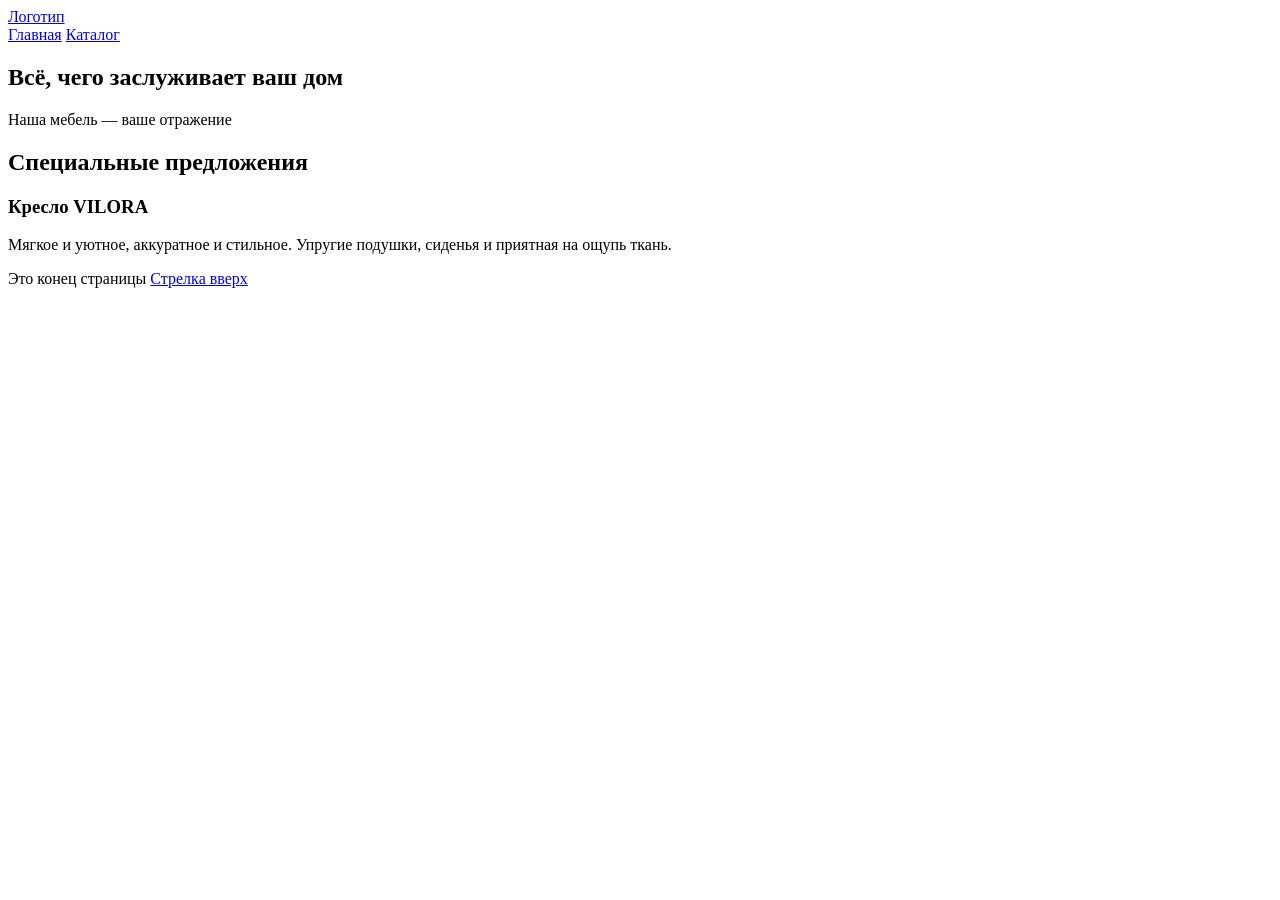
<file: img/catalog.html>
<!DOCTYPE html>
<html lang="en">
<head>
    <meta charset="UTF-8">
    <meta name="viewport" content="width=device-width, initial-scale=1.0">
    <title>Document</title>
</head>
<body>
    <header id="top">
        <a href="index.html">Логотип</a>
    </header>
    <nav>
        <a href="index.html">Главная</a>
        <a href="catalog.html">Каталог</a>
    </nav>
    <section>
        <h1>Всё, чего заслуживает ваш дом</h1>
    <p>Наша мебель — ваше отражение</p>
    <h2>Специальные предложения</h2>
    <h3>Кресло VILORA</h3>
    <p>Мягкое и уютное, аккуратное и стильное. Упругие подушки, сиденья и приятная на ощупь ткань.</p>
    </section>
    <footer>Это конец страницы <a href="#top">Стрелка вверх</a></footer>
</body>
</html>
</file>
<file: style.css>
* {
  margin: 0;
  padding: 0;
  box-sizing: border-box;
}

input,
button,
textarea,
select,
optgroup {
  font: inherit;
}

body.page {
  font-family: "Montserrat", sans-serif;
  color: #000000;
  background-color: #ffffff;
  width: 100%;
  margin: 0;
}

.center {
  max-width: 1200px;
  margin: 0 auto;
}

.header__menu,
.footer__menu {
  list-style-type: none;
}

.header__search::-moz-placeholder, .subscribe-form__input::-moz-placeholder {
  color: rgba(255, 255, 255, 0.7);
  font-size: 15px;
  line-height: 18px;
  font-weight: 400;
}

.header__search::placeholder,
.subscribe-form__input::placeholder {
  color: rgba(255, 255, 255, 0.7);
  font-size: 15px;
  line-height: 18px;
  font-weight: 400;
}

.subscribe-form__input::-moz-placeholder {
  color: #888888;
}

.subscribe-form__input::placeholder {
  color: #888888;
}

.breadcrumbs {
  display: flex;
  align-items: center;
  gap: 8px;
  margin-bottom: 24px;
  color: #888888;
  font-size: 12px;
  line-height: 16px;
}
.breadcrumbs__link {
  color: inherit;
  text-decoration: none;
}
.breadcrumbs__link:hover {
  text-decoration: underline;
}

.header {
  position: absolute;
  top: 0;
  left: 50%;
  z-index: 1;
  transform: translateX(-50%);
  width: min(1200px, 100% - 48px);
  height: 64px;
  display: flex;
  align-items: center;
  justify-content: space-between;
  padding: 0;
  border-bottom: 1px solid rgba(255, 255, 255, 0.38);
}
.header__logo {
  width: 150px;
  filter: brightness(0) invert(1);
}
.header__search-form {
  flex: 0 1 220px;
  background: rgba(255, 255, 255, 0.08);
  border-radius: 20px;
  padding: 0;
}
.header__search {
  width: 220px;
  border: 1px solid rgba(255, 255, 255, 0.38);
  border-radius: 20px;
  background: rgba(255, 255, 255, 0.08);
  padding: 8px 16px;
  font-size: 15px;
  color: #ffffff;
  outline: none;
}
.header__search-form .header__search {
  width: 100%;
}
.header__link {
  font-size: 16px;
  line-height: 20px;
  color: #ffffff;
  text-decoration: none;
}
.header__link:hover {
  text-decoration: underline;
}
.header__menu {
  display: flex;
  gap: 24px;
}

.top-banner {
  min-height: 735px;
  background-color: #f7f6f6;
  background-image: url("img/header.jpg");
  background-repeat: no-repeat;
  background-position: center;
  background-size: cover;
  padding: 112px max(24px, (100% - 1200px) / 2) 64px;
}
.top-banner__inner {
  max-width: 1200px;
  margin: 0 auto;
}
.top-banner__title {
  max-width: 640px;
  margin-bottom: 12px;
  font-weight: 600;
  font-size: 48px;
  line-height: 52px;
  color: #ffffff;
}
.top-banner__subtitle {
  margin-bottom: 12px;
  font-size: 18px;
  line-height: 24px;
  color: #ffffff;
}
.top-banner__link {
  display: inline-block;
  font-size: 12px;
  line-height: 18px;
  color: #ffffff;
  text-decoration: underline;
}
.top-banner__link:hover {
  text-decoration: none;
}

.offers,
.catalog-section {
  padding: 48px 0;
}

.categories {
  max-width: 1200px;
  margin: 0 auto;
  padding: 40px 0;
}
.categories__title {
  margin-bottom: 24px;
  font-weight: 600;
  font-size: 32px;
  line-height: 39px;
}
.categories__content {
  display: grid;
  grid-template-columns: repeat(6, minmax(0, 1fr));
  gap: 16px;
}

.category-card {
  position: relative;
  display: block;
  overflow: hidden;
  aspect-ratio: 1;
  color: #ffffff;
  text-decoration: none;
}
.category-card:nth-child(-n+2) {
  grid-column: span 3;
  aspect-ratio: 1.5;
}
.category-card:nth-child(n+3) {
  grid-column: span 2;
  aspect-ratio: 0.95;
}
.category-card__image {
  display: block;
  width: 100%;
  height: 100%;
  -o-object-fit: cover;
     object-fit: cover;
}
.category-card__title {
  position: absolute;
  top: 50%;
  left: 50%;
  transform: translate(-50%, -50%);
  font-size: 20px;
  font-weight: 500;
  text-transform: uppercase;
  white-space: nowrap;
}

.offers__title,
.catalog-section__title {
  max-width: 1200px;
  margin: 0 auto 24px;
  font-weight: 600;
  font-size: 36px;
  line-height: 44px;
  color: #000000;
}

.offers__content,
.catalog-section__content {
  max-width: 1200px;
  margin: 0 auto;
  display: flex;
  flex-wrap: wrap;
  justify-content: space-between;
  gap: 32px;
}

.product-card {
  width: 375px;
  margin-bottom: 24px;
}
.product-card__image {
  display: block;
  width: 100%;
  aspect-ratio: 1.5;
  -o-object-fit: cover;
     object-fit: cover;
}
.product-card__title {
  margin-top: 8px;
  margin-bottom: 4px;
  font-weight: 500;
  font-size: 16px;
  line-height: 20px;
  color: #000000;
}
.product-card__desc {
  margin-bottom: 8px;
  font-size: 12px;
  line-height: 14px;
  color: #888888;
}
.product-card__price-box {
  display: flex;
  gap: 16px;
}
.product-card__price_current {
  font-weight: 500;
  font-size: 16px;
  line-height: 20px;
  color: #050505;
}
.product-card__price_old {
  font-weight: 500;
  font-size: 16px;
  line-height: 20px;
  text-decoration-line: line-through;
  color: #888888;
}

.catalog-banner {
  min-height: 360px;
  display: flex;
  align-items: center;
  padding: 64px max(24px, (100% - 1200px) / 2) 0;
  background-color: #5b5853;
  background-image: url("img/catalog-main-img.jpg");
  background-position: center;
  background-size: cover;
}
.catalog-banner__inner {
  width: 100%;
}
.catalog-banner__title {
  color: #ffffff;
  font-size: 36px;
  font-weight: 600;
  line-height: 48px;
}

.catalog-content {
  max-width: 1248px;
  margin: 0 auto;
  padding: 24px 24px 72px;
}
.catalog-content__toolbar {
  display: flex;
  align-items: center;
  justify-content: flex-end;
  gap: 12px;
  margin-bottom: 24px;
}
.catalog-content__products {
  max-width: 1200px;
  margin: 0 auto;
  display: grid;
  grid-template-columns: repeat(3, minmax(0, 1fr));
  gap: 40px 32px;
}

.product-card_catalog {
  width: 100%;
  min-width: 0;
  margin-bottom: 0;
}

.catalog-sort {
  display: flex;
  align-items: center;
  font-size: 14px;
}
.catalog-sort__select {
  min-width: 190px;
  min-height: 38px;
  padding: 8px 14px;
  border-radius: 20px;
}

.catalog-sort__select,
.catalog-filters__input {
  min-height: 40px;
  padding: 8px 12px;
  border: 1px solid #c4c4c4;
  border-radius: 0;
  background-color: #ffffff;
  color: #000000;
}

.catalog-sort__select {
  border-radius: 20px;
}

.catalog-filters {
  position: relative;
  z-index: 2;
}
.catalog-filters__toggle {
  min-height: 38px;
  display: flex;
  align-items: center;
  gap: 10px;
  padding: 8px 14px;
  border: 1px solid #c4c4c4;
  border-radius: 20px;
  background-color: #ffffff;
  cursor: pointer;
  font-size: 13px;
  white-space: nowrap;
}
.catalog-filters__toggle::after {
  width: 0;
  height: 0;
  content: "";
  border-top: 5px solid #000000;
  border-right: 4px solid transparent;
  border-left: 4px solid transparent;
}
.catalog-filters__form {
  position: absolute;
  top: calc(100% + 12px);
  right: 0;
  width: 540px;
  max-width: calc(100vw - 32px);
  padding: 18px 24px;
  border: 1px solid #e2e2e2;
  background-color: #ffffff;
  box-shadow: 0 12px 28px rgba(0, 0, 0, 0.16);
}
.catalog-filters__form[hidden] {
  display: none;
}
.catalog-filters__content {
  display: grid;
  grid-template-columns: minmax(0, 1fr) minmax(0, 1fr);
  grid-template-rows: auto auto;
  grid-template-areas: "delivery room" "price room" "color room";
  gap: 16px 24px;
}
.catalog-filters__group {
  display: grid;
  align-content: start;
  gap: 5px;
  min-width: 0;
  border: 0;
  padding: 0;
}
.catalog-filters__group_delivery {
  grid-area: delivery;
}
.catalog-filters__group_price {
  grid-area: price;
}
.catalog-filters__group_color {
  grid-area: color;
}
.catalog-filters__group_room {
  grid-area: room;
}
.catalog-filters__option {
  display: flex;
  align-items: center;
  min-height: 18px;
  gap: 9px;
}
.catalog-filters__option input {
  position: absolute;
  width: 1px;
  height: 1px;
  overflow: hidden;
  clip: rect(0, 0, 0, 0);
  white-space: nowrap;
}
.catalog-filters__option label {
  position: relative;
  display: flex;
  align-items: center;
  min-height: 18px;
  padding-left: 23px;
  color: #454545;
  font-size: 13px;
  line-height: 18px;
  cursor: pointer;
}
.catalog-filters__option label::before {
  position: absolute;
  top: 2px;
  left: 0;
  width: 14px;
  height: 14px;
  content: "";
  border: 1px solid #a9a9a9;
  background: #ffffff;
}
.catalog-filters__option input[type=radio] + label::before {
  border-radius: 50%;
}
.catalog-filters__option input[type=checkbox] + label::before {
  border-radius: 1px;
}
.catalog-filters__option input[type=radio]:checked + label::before {
  border: 2px solid #000000;
  background: #ffffff;
}
.catalog-filters__option input[type=radio]:checked + label::after {
  position: absolute;
  top: 5px;
  left: 5px;
  width: 4px;
  height: 7px;
  content: "";
  border-right: 1.5px solid #000000;
  border-bottom: 1.5px solid #000000;
  transform: rotate(45deg);
}
.catalog-filters__option input[type=checkbox]:checked + label::before {
  border-color: #000000;
  background: #ffffff;
}
.catalog-filters__option input[type=checkbox]:checked + label::after {
  position: absolute;
  top: 4px;
  left: 5px;
  width: 4px;
  height: 8px;
  content: "";
  border-right: 1.5px solid #000000;
  border-bottom: 1.5px solid #000000;
  transform: rotate(45deg);
}
.catalog-filters__option input:focus-visible + label {
  outline: 2px solid #168eea;
  outline-offset: 2px;
}
.catalog-filters__label {
  margin-bottom: 2px;
  font-size: 14px;
  font-weight: 500;
}
.catalog-filters__price-values {
  display: flex;
  justify-content: space-between;
  gap: 12px;
  color: #555555;
  font-size: 12px;
  line-height: 16px;
}
.catalog-filters__range-wrap {
  position: relative;
  height: 20px;
  margin: 0 7px;
}
.catalog-filters__range-wrap::before {
  position: absolute;
  top: 9px;
  right: 0;
  left: 0;
  height: 2px;
  content: "";
  background: #b8b8b8;
}
.catalog-filters__range-track {
  position: absolute;
  top: 9px;
  z-index: 1;
  height: 2px;
  background: #000000;
}
.catalog-filters__range {
  position: absolute;
  z-index: 2;
  inset: 0;
  width: 100%;
}
.catalog-filters__range[type=range] {
  -webkit-appearance: none;
     -moz-appearance: none;
          appearance: none;
  height: 20px;
  margin: 0;
  background: transparent;
  pointer-events: none;
}
.catalog-filters__range[type=range]::-webkit-slider-runnable-track {
  height: 2px;
  background: transparent;
}
.catalog-filters__range[type=range]::-moz-range-track {
  height: 2px;
  background: transparent;
}
.catalog-filters__range[type=range]::-webkit-slider-thumb {
  -webkit-appearance: none;
          appearance: none;
  width: 12px;
  height: 12px;
  margin-top: -5px;
  border: 0;
  border-radius: 50%;
  background: #000000;
  pointer-events: auto;
  cursor: grab;
}
.catalog-filters__range[type=range]::-moz-range-thumb {
  width: 12px;
  height: 12px;
  border: 0;
  border-radius: 50%;
  background: #000000;
  pointer-events: auto;
  cursor: grab;
}
.catalog-filters__colors {
  display: flex;
  flex-wrap: wrap;
  -moz-column-gap: 20px;
       column-gap: 20px;
  row-gap: 14px;
}
.catalog-filters__submit {
  display: block;
  min-width: 112px;
  min-height: 34px;
  margin: 12px 0 0 auto;
  padding: 7px 22px;
  border: 1px solid #888888;
  border-radius: 20px;
  background: #ffffff;
  color: #333333;
  font-size: 13px;
  cursor: pointer;
}

.catalog-color {
  position: relative;
  display: flex;
  width: 14px;
  height: 14px;
  cursor: pointer;
}
.catalog-color input {
  position: absolute;
  width: 1px;
  height: 1px;
  opacity: 0;
}
input:focus-visible + .catalog-color__swatch {
  outline: 2px solid #168eea;
  outline-offset: 2px;
}
input:checked + .catalog-color__swatch {
  outline: 1px solid #000000;
  outline-offset: 1px;
}
.catalog-color__swatch {
  position: relative;
  display: block;
  width: 14px;
  height: 14px;
  border: 1px solid #bcbcbc;
  cursor: pointer;
}
input:checked + .catalog-color__swatch::after {
  position: absolute;
  inset: 1px;
  content: "";
  border: 1px solid rgba(0, 0, 0, 0.55);
}

.catalog-color__swatch_white {
  background-color: #ffffff;
}

.catalog-color__swatch_black {
  background-color: #111111;
}

.catalog-color__swatch_gray {
  background-color: #8b8b8b;
}

.catalog-color__swatch_red {
  background-color: #d32f2f;
}

.catalog-color__swatch_orange {
  background-color: #ef7f1a;
}

.catalog-color__swatch_yellow {
  background-color: #f3d32d;
}

.catalog-color__swatch_green {
  background-color: #24a36a;
}

.catalog-color__swatch_light-blue {
  background-color: #38b6e8;
}

.catalog-color__swatch_blue {
  background-color: #1867d2;
}

.catalog-color__swatch_purple {
  background-color: #8b2fb2;
}

.catalog-color__swatch_pink {
  background-color: #ee5ca8;
}

.catalog-color__swatch_turquoise {
  background-color: #18a8a0;
}

.catalog-color__swatch_brown {
  background-color: #8b5a2b;
}

.catalog-color__swatch_olive {
  background-color: #929447;
}

.catalog-section__link {
  display: block;
  width: -moz-fit-content;
  width: fit-content;
  max-width: 912px;
  margin: 8px auto 0;
  color: #000000;
  font-size: 12px;
  line-height: 18px;
  text-decoration: underline;
}

.visually-hidden {
  position: absolute;
  width: 1px;
  height: 1px;
  padding: 0;
  margin: -1px;
  overflow: hidden;
  clip: rect(0, 0, 0, 0);
  white-space: nowrap;
  border: 0;
}

@media (max-width: 767px) {
  .catalog-filters__form {
    right: auto;
    left: 0;
    width: min(340px, 100vw - 32px);
    max-height: calc(100vh - 180px);
    overflow-y: auto;
  }
  .catalog-filters__content {
    grid-template-columns: minmax(0, 1fr);
    grid-template-areas: "delivery" "price" "color" "room";
    gap: 20px;
  }
}
.footer {
  background-color: #f7f6f6;
  padding: 40px max(24px, (100% - 1200px) / 2);
  display: grid;
  grid-template-columns: 1.2fr 0.7fr 1fr 1.2fr;
  gap: 40px;
  align-items: start;
}
.footer__logo {
  display: block;
  width: 150px;
  filter: brightness(0);
}
.footer__menu, .footer__contacts-list {
  display: grid;
  gap: 8px;
}
.footer__socials {
  display: flex;
  gap: 12px;
  margin-top: 12px;
}
.footer__social-icon {
  display: block;
  width: 20px;
  height: 20px;
}
.footer__title {
  font-weight: 500;
  font-size: 24px;
  line-height: 29px;
  color: #000000;
}
.footer__title_menu {
  margin-bottom: 12px;
}
.footer__link {
  font-weight: 500;
  font-size: 14px;
  line-height: 17px;
  color: #888888;
  text-decoration: none;
}
.footer__link:hover {
  text-decoration: underline;
}

.subscribe-form {
  display: grid;
  gap: 12px;
}
.subscribe-form__text {
  margin: 0;
  font-size: 14px;
  line-height: 16px;
  color: #000000;
}
.subscribe-form__input {
  background: #ffffff;
  border: 1px solid #c4c4c4;
  border-radius: 20px;
  width: min(275px, 100%);
  height: 46px;
  padding: 0 16px;
  font-weight: normal;
  font-size: 15px;
  line-height: 18px;
  color: #000000;
  outline: none;
}
.subscribe-form__button {
  background: rgba(222, 215, 215, 0.41);
  border: 1px solid #ffffff;
  border-radius: 20px;
  width: min(275px, 100%);
  height: 46px;
  font-size: 15px;
  line-height: 18px;
  color: #000000;
  cursor: pointer;
}

.cart-main {
  padding-top: 0;
}

.cart-banner {
  background: linear-gradient(180deg, rgba(91, 88, 83, 0.9), rgba(91, 88, 83, 0.9));
  background-image: url("img/catalog-main-img.jpg");
  background-position: center;
  background-size: cover;
  min-height: 192px;
  display: flex;
  align-items: center;
}
.cart-banner__inner {
  width: 100%;
}
.cart-banner__title {
  color: #ffffff;
  font-size: 36px;
  line-height: 48px;
  font-weight: 600;
}

.cart-content {
  padding: 32px 24px 72px;
}

.cart-layout {
  display: grid;
  grid-template-columns: minmax(0, 2fr) minmax(280px, 1fr);
  gap: 32px;
  align-items: start;
}

.cart-items {
  display: grid;
  gap: 24px;
}

.cart-actions {
  display: flex;
  align-items: center;
  gap: 24px;
  margin: -8px 0 24px;
  font-size: 14px;
  line-height: 18px;
}
.cart-actions__selected {
  margin-right: auto;
  font-weight: 500;
  color: #888888;
}
.cart-actions__clear,
.cart-actions__continue {
  border: 0;
  background: transparent;
  color: #000000;
  text-decoration: underline;
  cursor: pointer;
  font-size: inherit;
}

.cart-item {
  display: grid;
  grid-template-columns: 180px minmax(0, 1fr) auto;
  gap: 24px;
  align-items: center;
  padding: 24px;
  border: 1px solid #e6e6e6;
  background: #ffffff;
}
.cart-item__media {
  width: 180px;
  height: 180px;
  overflow: hidden;
  background: #f7f6f6;
}
.cart-item__image {
  display: block;
  width: 100%;
  height: 100%;
  -o-object-fit: cover;
     object-fit: cover;
}
.cart-item__info {
  min-width: 0;
}
.cart-item__title {
  margin-bottom: 8px;
  font-size: 24px;
  line-height: 29px;
  font-weight: 500;
  color: #000000;
}
.cart-item__text {
  margin-bottom: 12px;
  font-size: 14px;
  line-height: 20px;
  color: #888888;
}
.cart-item__meta {
  display: flex;
  flex-wrap: wrap;
  gap: 16px;
  font-size: 12px;
  line-height: 16px;
  color: #555555;
}
.cart-item__controls {
  display: grid;
  justify-items: end;
  gap: 12px;
}
.cart-item__qty {
  display: grid;
  gap: 8px;
  font-size: 12px;
  line-height: 16px;
  color: #555555;
  justify-items: end;
}
.cart-item__qty input[type=number] {
  width: 80px;
  min-height: 40px;
  border: 1px solid #c4c4c4;
  padding: 8px 10px;
  background: #ffffff;
  color: #000000;
  font-size: 15px;
  text-align: center;
}
.cart-item__price {
  font-size: 22px;
  line-height: 27px;
  font-weight: 600;
  color: #000000;
}
.cart-item__remove {
  border: none;
  background: transparent;
  padding: 0;
  color: #888888;
  font-size: 14px;
  line-height: 17px;
  text-decoration: underline;
  cursor: pointer;
}

.cart-summary {
  background: #f7f6f6;
  border: 1px solid #ececec;
  padding: 32px 24px;
}
.cart-summary__title {
  margin-bottom: 24px;
  font-size: 24px;
  line-height: 29px;
  font-weight: 600;
  color: #000000;
}
.cart-summary__row, .cart-summary__total {
  display: flex;
  align-items: center;
  justify-content: space-between;
  gap: 12px;
  font-size: 16px;
  line-height: 20px;
  color: #000000;
}
.cart-summary__row {
  margin-bottom: 16px;
}
.cart-summary__total {
  margin-top: 24px;
  padding-top: 24px;
  border-top: 1px solid #d9d9d9;
  font-weight: 600;
}
.cart-summary__form {
  display: grid;
  gap: 12px;
}
.cart-summary__field {
  display: grid;
  gap: 6px;
  font-size: 12px;
  line-height: 16px;
}
.cart-summary__field input {
  width: 100%;
  height: 42px;
  border: 1px solid #c4c4c4;
  border-radius: 0;
  background: #ffffff;
  padding: 8px 12px;
}
.cart-summary__button {
  width: 100%;
  min-height: 46px;
  margin-top: 24px;
  border: 1px solid #000000;
  background: #000000;
  color: #ffffff;
  font-size: 15px;
  line-height: 18px;
  cursor: pointer;
}

.cart-summary__button:disabled {
  cursor: not-allowed;
  opacity: 0.5;
}

.cart-specials {
  margin-top: 48px;
}
.cart-specials__title {
  margin-bottom: 24px;
  font-size: 36px;
  line-height: 44px;
  font-weight: 600;
}
.cart-specials__grid {
  display: grid;
  grid-template-columns: repeat(3, minmax(0, 1fr));
  gap: 32px;
}
.cart-specials__grid .product-card {
  width: 100%;
  margin: 0;
}

@media (max-width: 900px) {
  .cart-layout {
    grid-template-columns: 1fr;
  }
  .cart-item {
    grid-template-columns: 140px minmax(0, 1fr);
  }
  .cart-item__controls {
    grid-column: 1/-1;
    justify-items: start;
  }
}
@media (max-width: 560px) {
  .cart-main {
    padding-top: 94px;
  }
  .cart-banner {
    min-height: 160px;
  }
  .cart-item {
    grid-template-columns: 1fr;
    padding: 18px;
  }
  .cart-item__media {
    width: 100%;
    height: 220px;
  }
  .cart-item__title {
    font-size: 20px;
    line-height: 24px;
  }
  .cart-item__controls {
    justify-items: start;
  }
}

@media (max-width: 1024px) {
  .header {
    width: calc(100% - 48px);
  }
  .header__logo {
    width: 130px;
  }
  .header__search-form {
    flex-basis: 190px;
  }
  .header__search {
    width: 190px;
  }
  .header__menu {
    gap: 18px;
  }
  .top-banner {
    min-height: 735px;
    padding: 150px 32px 48px;
  }
  .top-banner__title {
    max-width: 570px;
    font-size: 48px;
    line-height: 1.12;
  }
  .categories,
  .offers,
  .catalog-section {
    padding-right: 32px;
    padding-left: 32px;
  }
  .categories {
    padding-top: 32px;
    padding-bottom: 32px;
  }
  .categories__title {
    font-size: 28px;
    line-height: 1.2;
  }
  .category-card__title {
    font-size: 24px;
    line-height: 1.2;
  }
  .offers,
  .catalog-section {
    padding-top: 32px;
    padding-bottom: 32px;
  }
  .offers__title,
  .catalog-section__title {
    margin-bottom: 20px;
    font-size: 30px;
    line-height: 1.2;
  }
  .offers__content,
  .catalog-section__content {
    display: grid;
    grid-template-columns: repeat(2, minmax(0, 1fr));
    justify-content: initial;
    gap: 24px;
  }
  .product-card {
    width: auto;
    min-width: 0;
    margin-bottom: 0;
  }
  .product-card__price-box {
    flex-wrap: wrap;
    gap: 4px 12px;
  }
  .catalog-banner {
    min-height: 300px;
    padding: 64px 32px 0;
  }
  .catalog-content {
    padding-right: 32px;
    padding-left: 32px;
  }
  .catalog-content__products {
    grid-template-columns: repeat(2, minmax(0, 1fr));
    gap: 32px 24px;
  }
  .catalog-filters__form {
    width: min(500px, calc(100vw - 64px));
  }
  .footer {
    grid-template-columns: 0.8fr 1fr 1.3fr;
    gap: 32px;
    padding: 32px;
  }
  .footer__title {
    font-size: 18px;
    line-height: 1.3;
  }
  .footer__link {
    font-size: 13px;
    line-height: 1.45;
  }
  .footer__brand {
    display: none;
  }
  .subscribe-form__input,
  .subscribe-form__button {
    max-width: 100%;
  }
  .cart-main {
    padding-top: 0;
  }
  .cart-banner {
    min-height: 176px;
  }
  .cart-content {
    padding-right: 32px;
    padding-left: 32px;
  }
  .cart-layout {
    grid-template-columns: minmax(0, 1.6fr) minmax(260px, 1fr);
    gap: 24px;
  }
  .cart-item {
    grid-template-columns: 120px minmax(0, 1fr);
    gap: 16px;
    padding: 18px;
  }
  .cart-item__media {
    width: 120px;
    height: 120px;
  }
  .cart-item__title {
    font-size: 20px;
    line-height: 1.25;
  }
  .cart-item__controls {
    grid-column: 1/-1;
    display: flex;
    flex-wrap: wrap;
    align-items: center;
    justify-content: space-between;
    gap: 12px;
  }
  .cart-item__qty {
    display: flex;
    align-items: center;
    gap: 8px;
  }
  .cart-item__price {
    font-size: 18px;
  }
  .cart-summary {
    padding: 24px 20px;
  }
  .cart-summary__title {
    font-size: 20px;
    line-height: 1.25;
  }
}

@media (max-width: 900px) {
  .cart-layout {
    grid-template-columns: 1fr;
  }
  .cart-summary {
    width: min(100%, 560px);
    justify-self: end;
  }
}

@media (max-width: 767px) {
  .header {
    width: calc(100% - 32px);
    height: 56px;
  }
  .header__logo {
    width: 108px;
  }
  .header__search,
  .header__search-form {
    display: none;
  }
  .header__menu {
    gap: 14px;
  }
  .header__link {
    font-size: 13px;
  }
  .top-banner {
    min-height: 735px;
    padding: 128px 16px 32px;
    background-position: 58% center;
    text-align: center;
  }
  .top-banner__title {
    max-width: 380px;
    margin-right: auto;
    margin-left: auto;
    font-size: clamp(36px, 10vw, 42px);
    line-height: 1.08;
  }
  .top-banner__subtitle {
    font-size: 15px;
    line-height: 1.4;
  }
  .categories,
  .offers,
  .catalog-section {
    width: 100%;
    padding-right: 16px;
    padding-left: 16px;
  }
  .categories {
    padding-top: 24px;
    padding-bottom: 20px;
  }
  .categories__title {
    margin-bottom: 16px;
    font-size: 24px;
  }
  .categories__content {
    grid-template-columns: minmax(0, 1fr);
    gap: 12px;
  }
  .category-card,
  .category-card:nth-child(-n+2),
  .category-card:nth-child(n+3) {
    grid-column: 1;
    width: min(100%, 520px);
    aspect-ratio: 1.5;
    justify-self: center;
  }
  .category-card__title {
    font-size: 18px;
  }
  .offers,
  .catalog-section {
    padding-top: 24px;
    padding-bottom: 24px;
  }
  .offers__title,
  .catalog-section__title {
    margin-bottom: 16px;
    font-size: 24px;
    line-height: 1.25;
  }
  .offers__content,
  .catalog-section__content {
    grid-template-columns: minmax(0, 1fr);
    gap: 24px;
  }
  .product-card {
    width: min(100%, 520px);
    margin: 0 auto;
  }
  .product-card__title {
    margin-top: 7px;
    font-size: 15px;
    line-height: 1.35;
  }
  .product-card__desc {
    font-size: 12px;
    line-height: 1.45;
  }
  .product-card__price_current,
  .product-card__price_old {
    font-size: 15px;
    line-height: 1.35;
  }
  .catalog-banner {
    min-height: 230px;
    padding: 56px 16px 0;
  }
  .catalog-banner__title,
  .cart-banner__title {
    font-size: 30px;
    line-height: 1.2;
  }
  .catalog-content {
    padding: 20px 16px 48px;
  }
  .catalog-content__toolbar {
    display: grid;
    grid-template-columns: minmax(0, 1fr) minmax(0, 1fr);
    gap: 10px;
    margin-bottom: 20px;
  }
  .catalog-filters__toggle,
  .catalog-sort,
  .catalog-sort__select {
    width: 100%;
    min-width: 0;
  }
  .catalog-sort__select {
    padding-right: 8px;
    padding-left: 10px;
    font-size: 12px;
  }
  .catalog-filters__form {
    right: auto;
    left: 0;
    width: min(340px, calc(100vw - 32px));
    max-height: calc(100vh - 120px);
    overflow-y: auto;
    padding: 16px;
  }
  .catalog-filters__content {
    grid-template-columns: minmax(0, 1fr);
    grid-template-areas: "delivery" "price" "color" "room";
    gap: 18px;
  }
  .catalog-filters__colors {
    column-gap: 16px;
  }
  .catalog-content__products {
    grid-template-columns: minmax(0, 1fr);
    gap: 24px;
  }
  .product-card_catalog {
    width: min(100%, 520px);
    margin: 0 auto;
  }
  .footer {
    grid-template-columns: repeat(2, minmax(0, 1fr));
    gap: 24px 16px;
    padding: 28px 16px;
  }
  .footer__brand {
    display: none;
  }
  .footer__logo {
    width: 120px;
  }
  .footer__title {
    font-size: 18px;
    line-height: 1.3;
  }
  .footer__title_menu {
    margin-bottom: 8px;
  }
  .footer__link {
    font-size: 12px;
    line-height: 1.4;
  }
  .footer__socials {
    gap: 10px;
  }
  .footer__social-icon {
    width: 18px;
    height: 18px;
  }
  .subscribe-form {
    grid-column: 1/-1;
    gap: 10px;
  }
  .subscribe-form__text {
    font-size: 12px;
    line-height: 1.4;
  }
  .subscribe-form__input,
  .subscribe-form__button {
    width: 100%;
    height: 42px;
  }
  .cart-main {
    padding-top: 0;
  }
  .cart-banner {
    min-height: 150px;
  }
  .cart-content {
    padding: 24px 16px 48px;
  }
  .breadcrumbs {
    flex-wrap: wrap;
    margin-bottom: 18px;
    font-size: 11px;
  }
  .cart-layout {
    gap: 24px;
  }
  .cart-items {
    gap: 16px;
  }
  .cart-item {
    grid-template-columns: 96px minmax(0, 1fr);
    gap: 12px;
    padding: 12px;
  }
  .cart-item__media {
    width: 96px;
    height: 96px;
  }
  .cart-item__title {
    margin-bottom: 6px;
    font-size: 16px;
    line-height: 1.3;
  }
  .cart-item__text {
    display: -webkit-box;
    overflow: hidden;
    margin-bottom: 6px;
    font-size: 12px;
    line-height: 1.4;
    -webkit-box-orient: vertical;
    -webkit-line-clamp: 3;
  }
  .cart-item__meta {
    gap: 4px 10px;
    font-size: 11px;
  }
  .cart-item__controls {
    grid-column: 1/-1;
    display: flex;
    flex-direction: row;
    flex-wrap: wrap;
    align-items: center;
    justify-content: space-between;
    gap: 10px;
  }
  .cart-item__qty {
    display: flex;
    align-items: center;
    gap: 6px;
    font-size: 11px;
  }
  .cart-item__qty input[type=number] {
    width: 58px;
    min-height: 36px;
    padding: 6px;
  }
  .cart-item__price {
    font-size: 15px;
    line-height: 1.3;
  }
  .cart-item__remove {
    font-size: 12px;
  }
  .cart-summary {
    width: 100%;
    justify-self: stretch;
    padding: 20px 16px;
  }
  .cart-summary__title {
    margin-bottom: 18px;
    font-size: 19px;
  }
  .cart-summary__row,
  .cart-summary__total {
    font-size: 14px;
  }
  .cart-summary__button {
    min-height: 44px;
  }
  .cart-actions {
    flex-wrap: wrap;
    gap: 10px 16px;
  }
  .cart-actions__selected {
    width: 100%;
    margin-bottom: 4px;
  }
  .cart-specials {
    margin-top: 32px;
  }
  .cart-specials__title {
    font-size: 24px;
    line-height: 30px;
  }
  .cart-specials__grid {
    grid-template-columns: 1fr;
    gap: 24px;
  }
}

@media (max-width: 380px) {
  .header__logo {
    width: 92px;
  }
  .header__menu {
    gap: 10px;
  }
  .header__link {
    font-size: 12px;
  }
  .catalog-content__toolbar {
    grid-template-columns: 1fr;
  }
}

@keyframes checkout-attention {
  0%, 100% {
    box-shadow: 0 0 0 0 rgba(0, 0, 0, 0);
    transform: scale(1);
  }
  50% {
    box-shadow: 0 0 0 6px rgba(0, 0, 0, 0.16);
    transform: scale(1.025);
  }
}

a,
button {
  transition: color 0.2s ease, background-color 0.2s ease, border-color 0.2s ease, opacity 0.2s ease, box-shadow 0.2s ease, text-decoration-color 0.2s ease;
}

a:hover,
button:hover {
  opacity: 0.78;
}

button:active {
  opacity: 0.9;
}

a:focus-visible,
button:focus-visible {
  outline: 2px solid #168eea;
  outline-offset: 3px;
}

.cart-summary__button {
  animation: checkout-attention 1.2s ease-in-out 2;
}

@media (prefers-reduced-motion: reduce) {
  a,
  button {
    transition: none;
  }
  .cart-summary__button {
    animation: none;
  }
}
</file>
